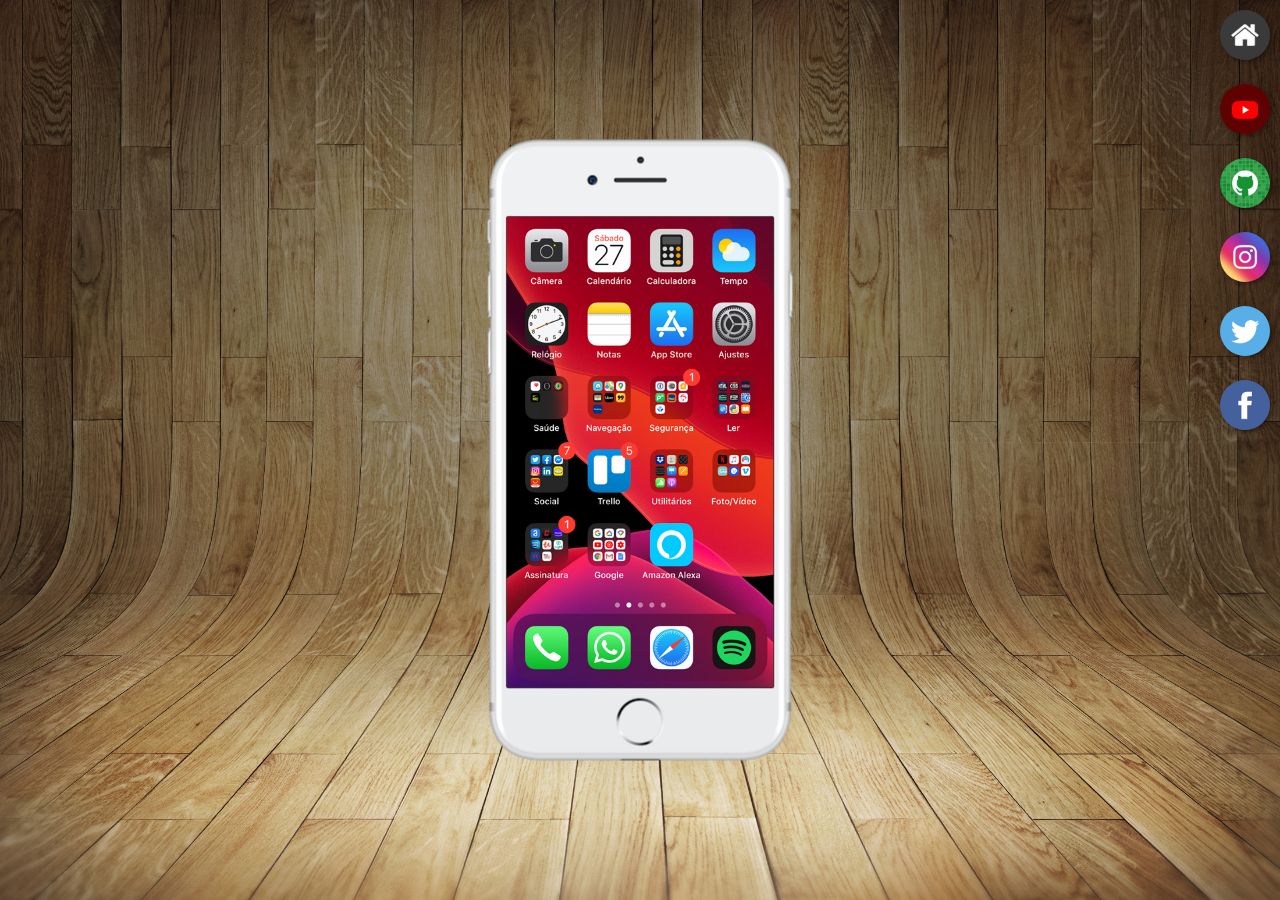
<file: index.html>
<!DOCTYPE html>
<html lang="pt-br">
<head>
    <meta charset="UTF-8">
    <meta http-equiv="X-UA-Compatible" content="IE=edge">
    <meta name="viewport" content="width=device-width, initial-scale=1.0">
    <link rel="shortcut icon" href="favicon.ico" type="image/x-icon">
    <link rel="stylesheet" href="estilos/style.css">
    <title>Projeto Redes Sociais</title>
</head>
<body>
    <main>
        <section id="telefone">
            <iframe src="home.html" name="tela" id="tela" frameborder="0">
                Seu navegador não é compatível com isso.
            </iframe>
        </section>
        <section id="redes-sociais">
            <a href="home.html" target="tela"><img src="imagens/logo-home.jpg" alt="Home"></a><br>
            <a href="youtube.html" target="tela"><img src="imagens/logo-youtube.jpg" alt="Youtube"></a><br>
            <a href="github.html" target="tela"><img src="imagens/logo-github.jpg" alt="GitHub"></a><br>
            <a href="instagram.html" target="tela"><img src="imagens/logo-instagram.jpg" alt="Instagram"></a><br>
            <a href="twitter.html" target="tela"><img src="imagens/logo-twitter.jpg" alt="Twitter"></a><br>
            <a href="facebook.html" target="tela"><img src="imagens/logo-facebook.jpg" alt="Facebook"></a> 
        </section>
    </main>
</body>
</html>
</file>
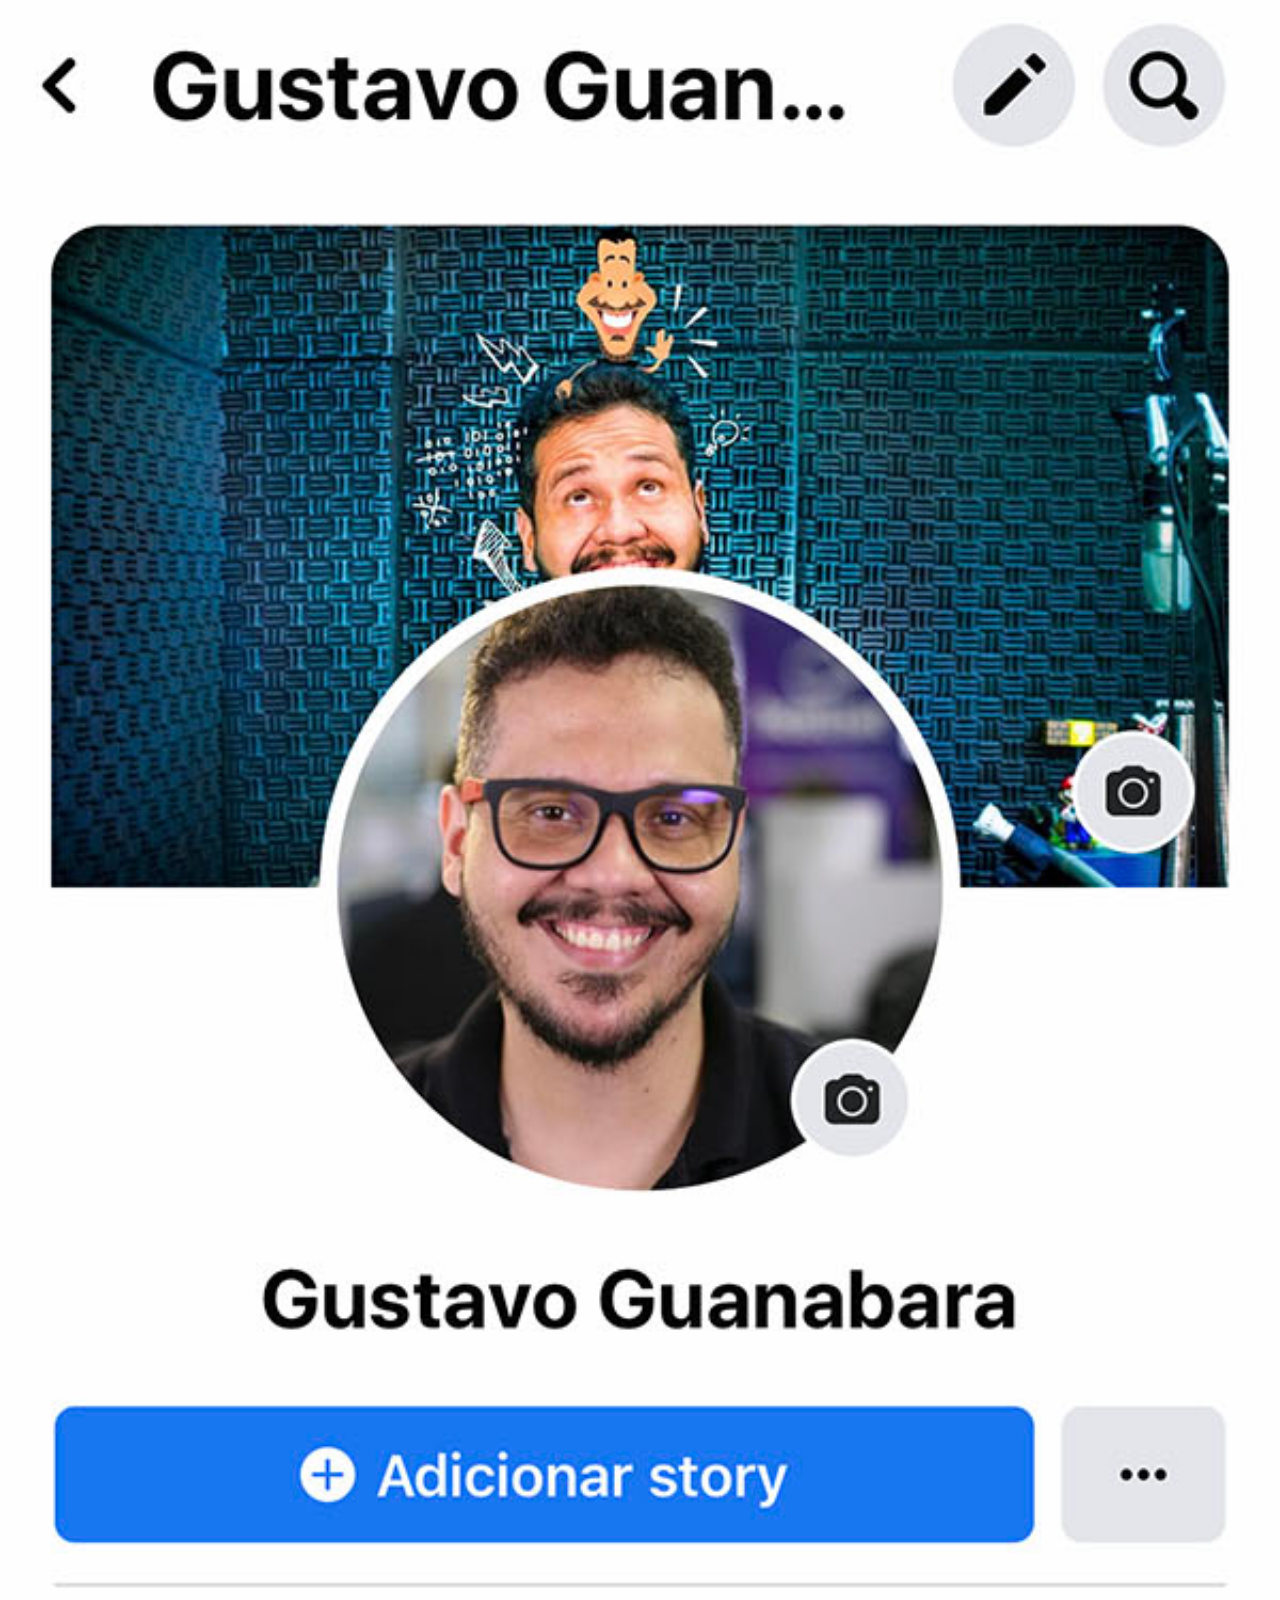
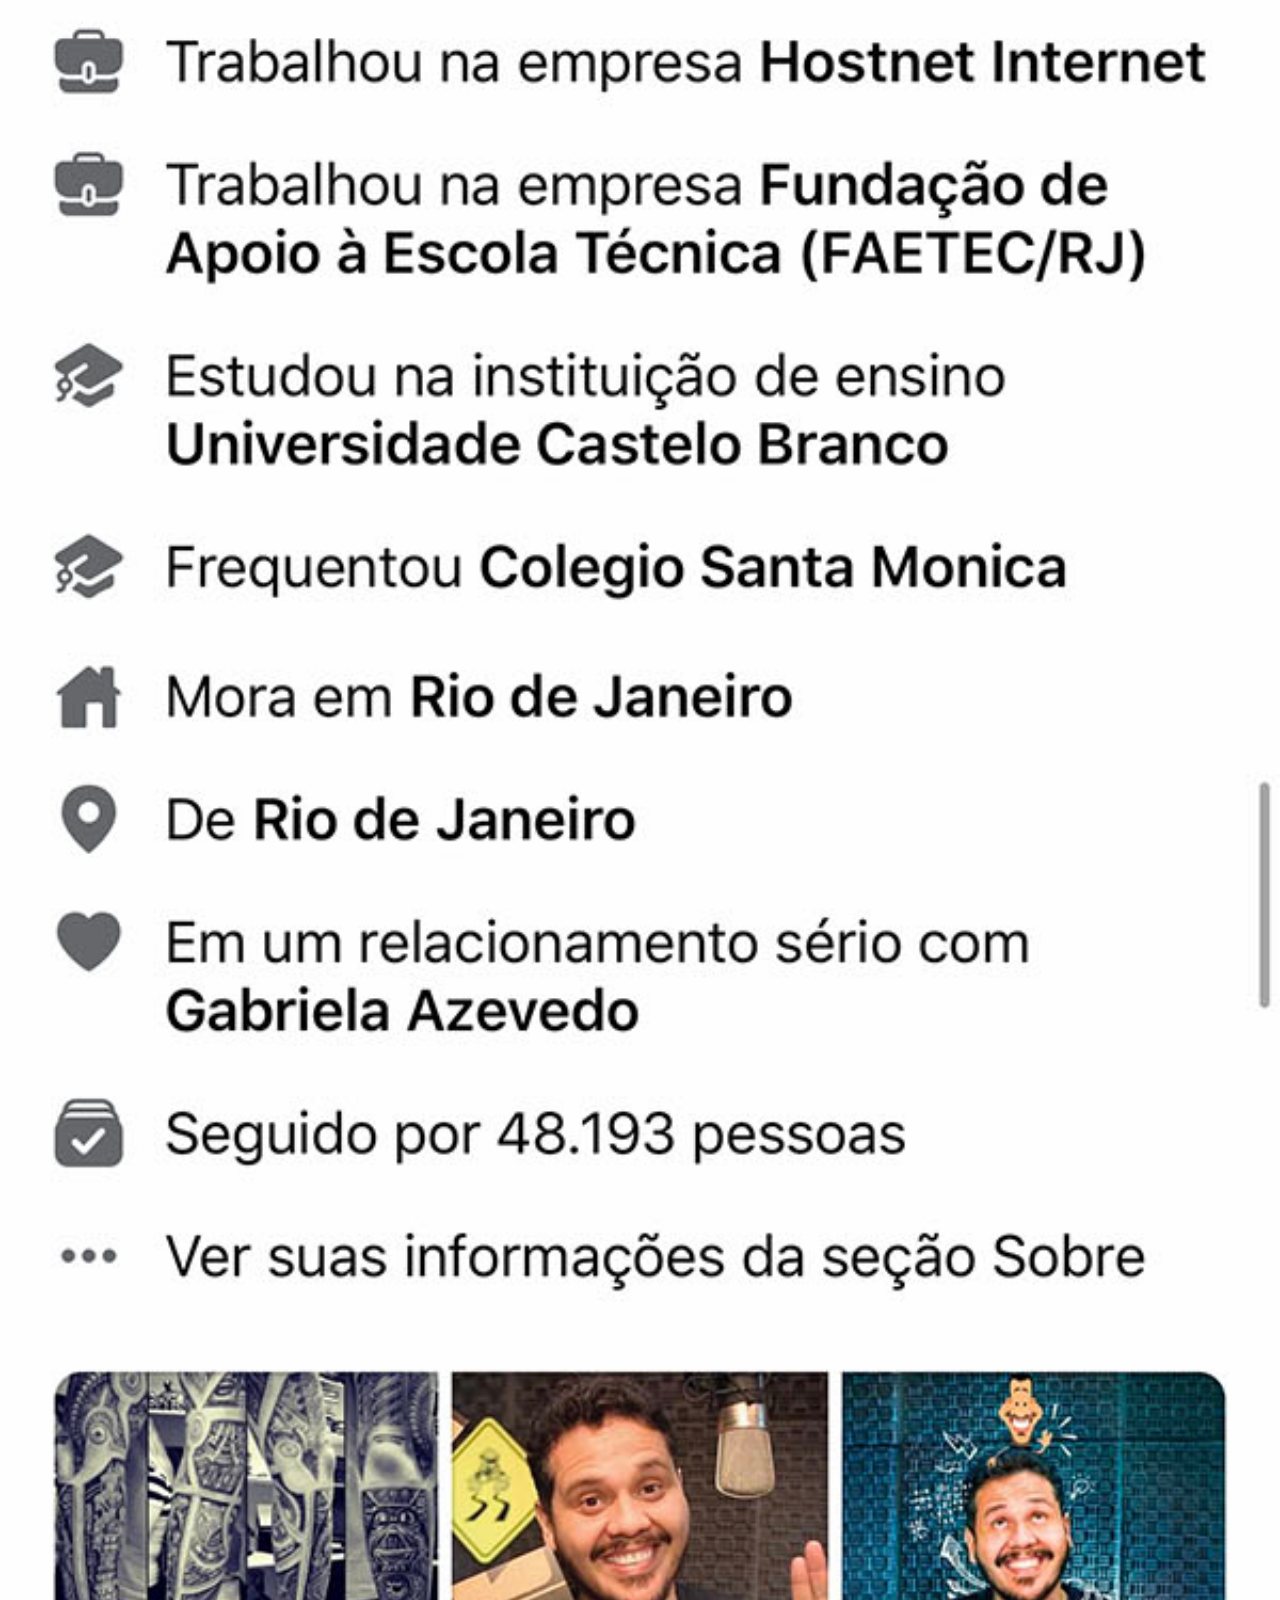
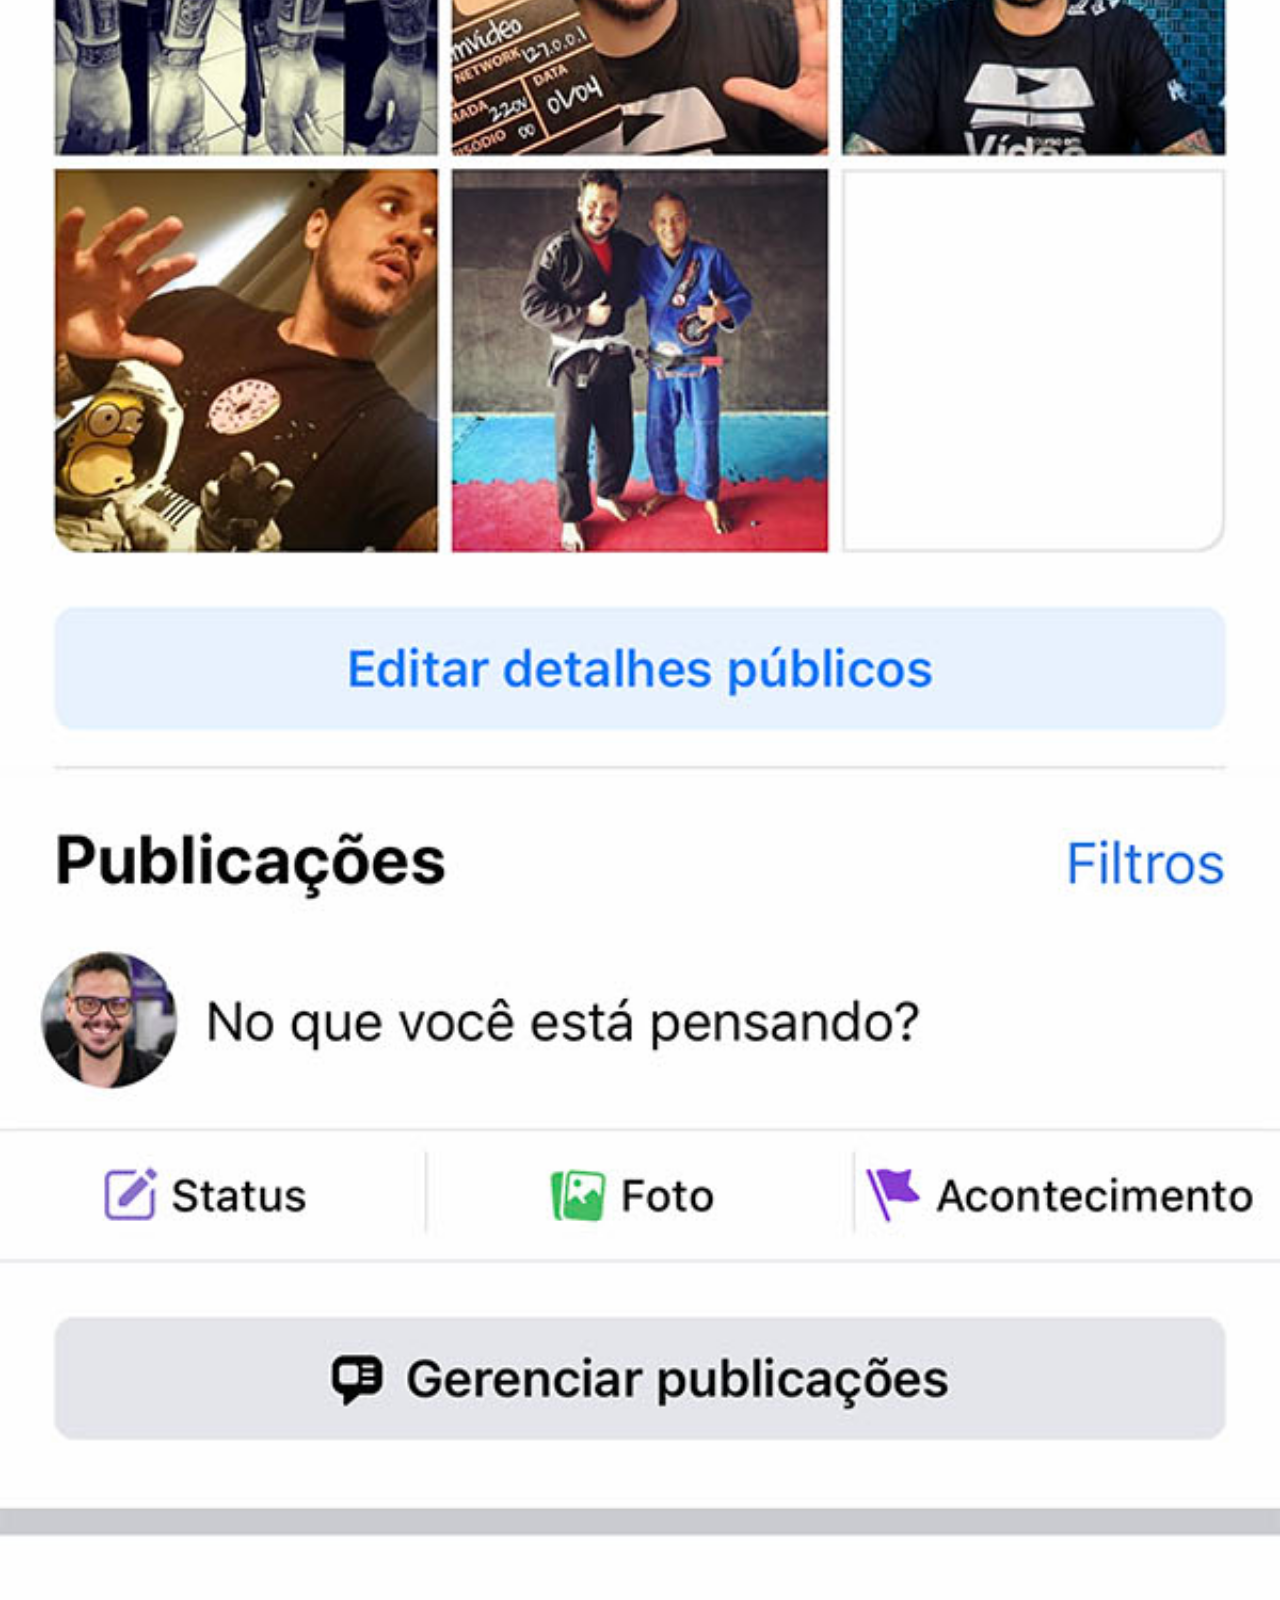
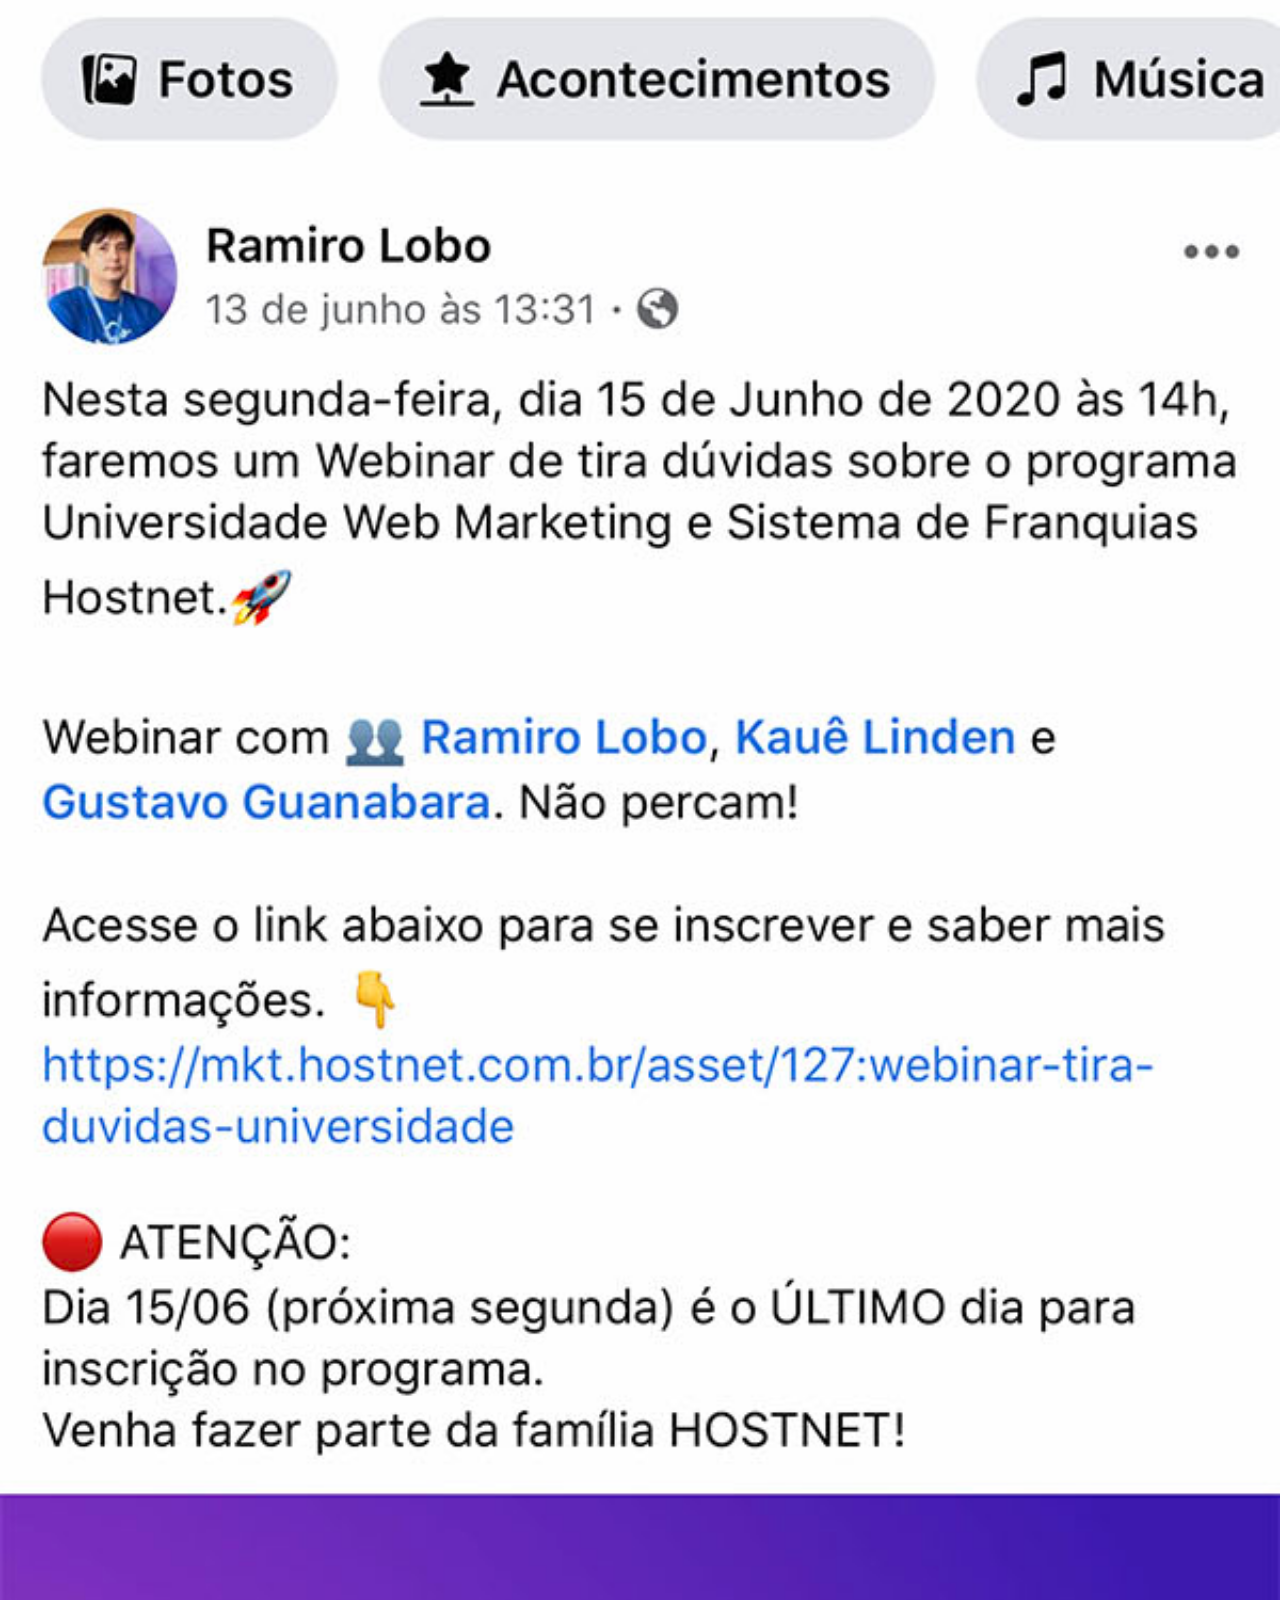
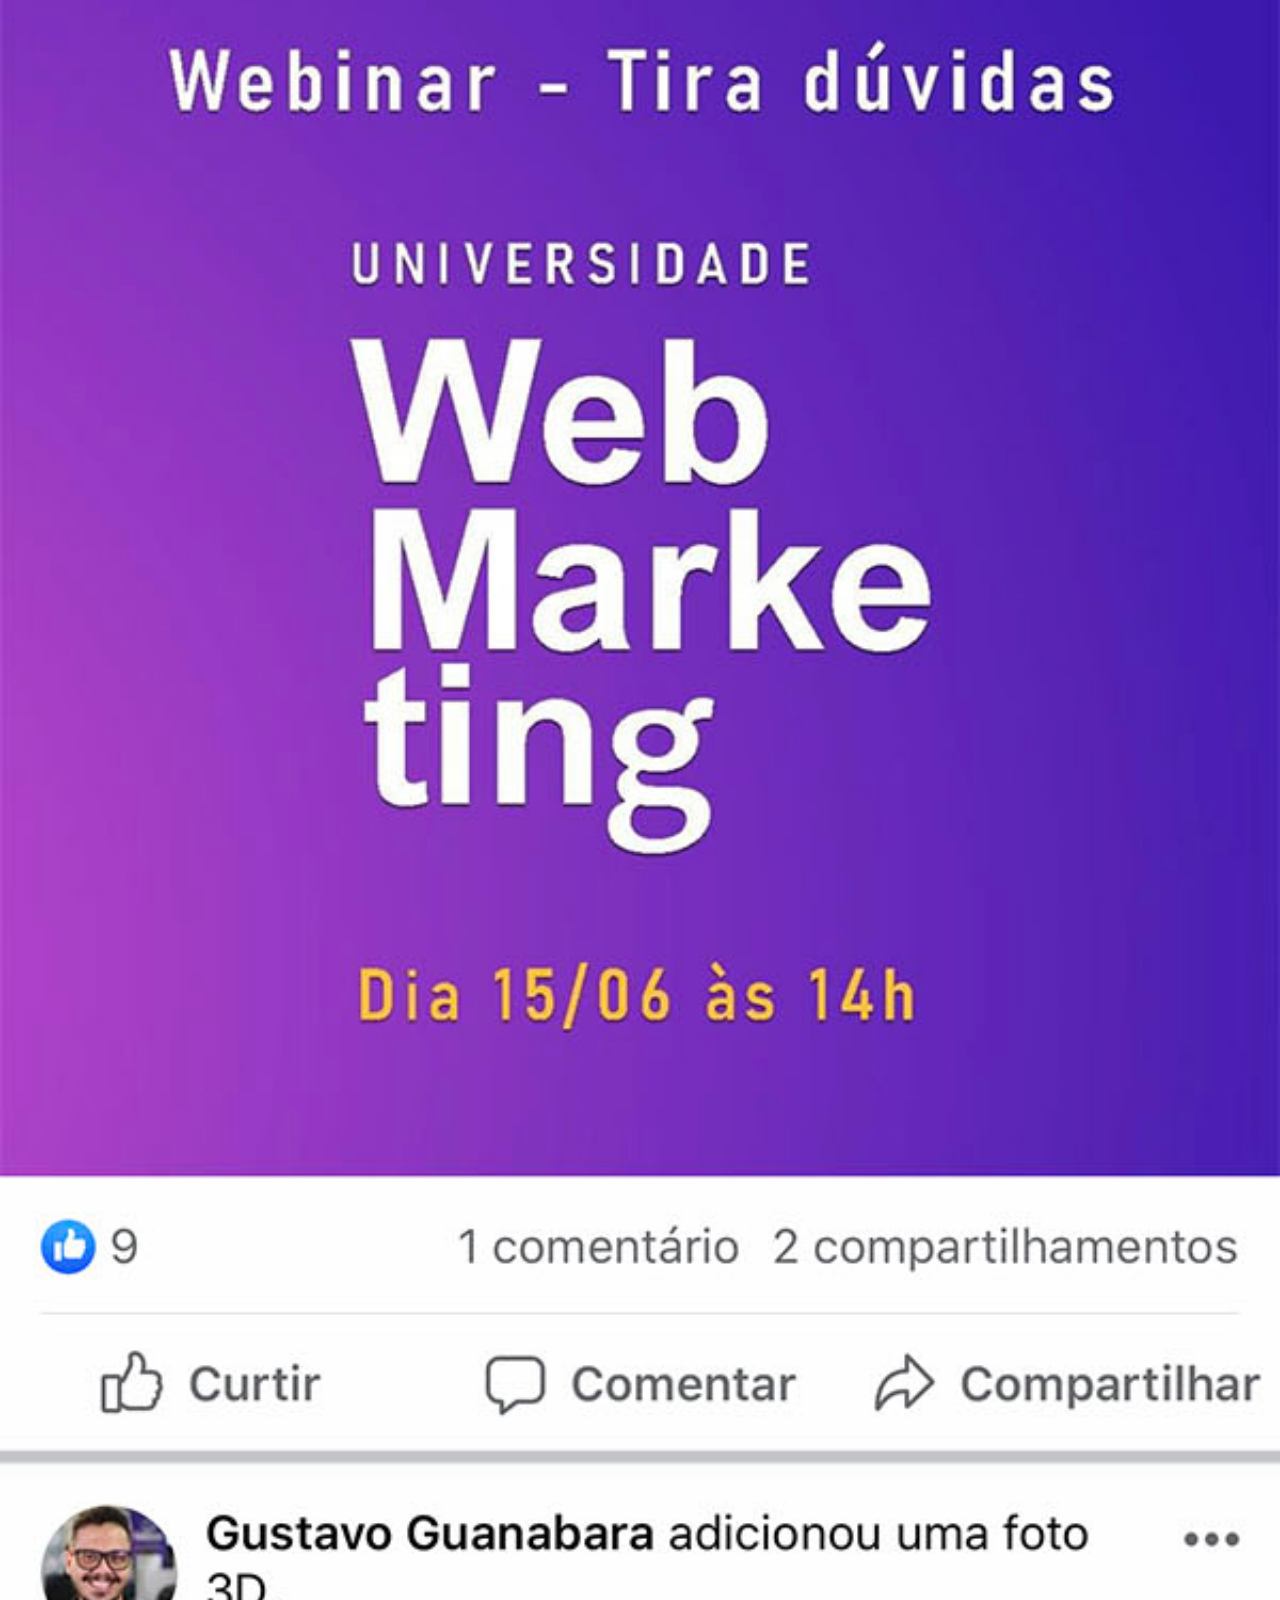
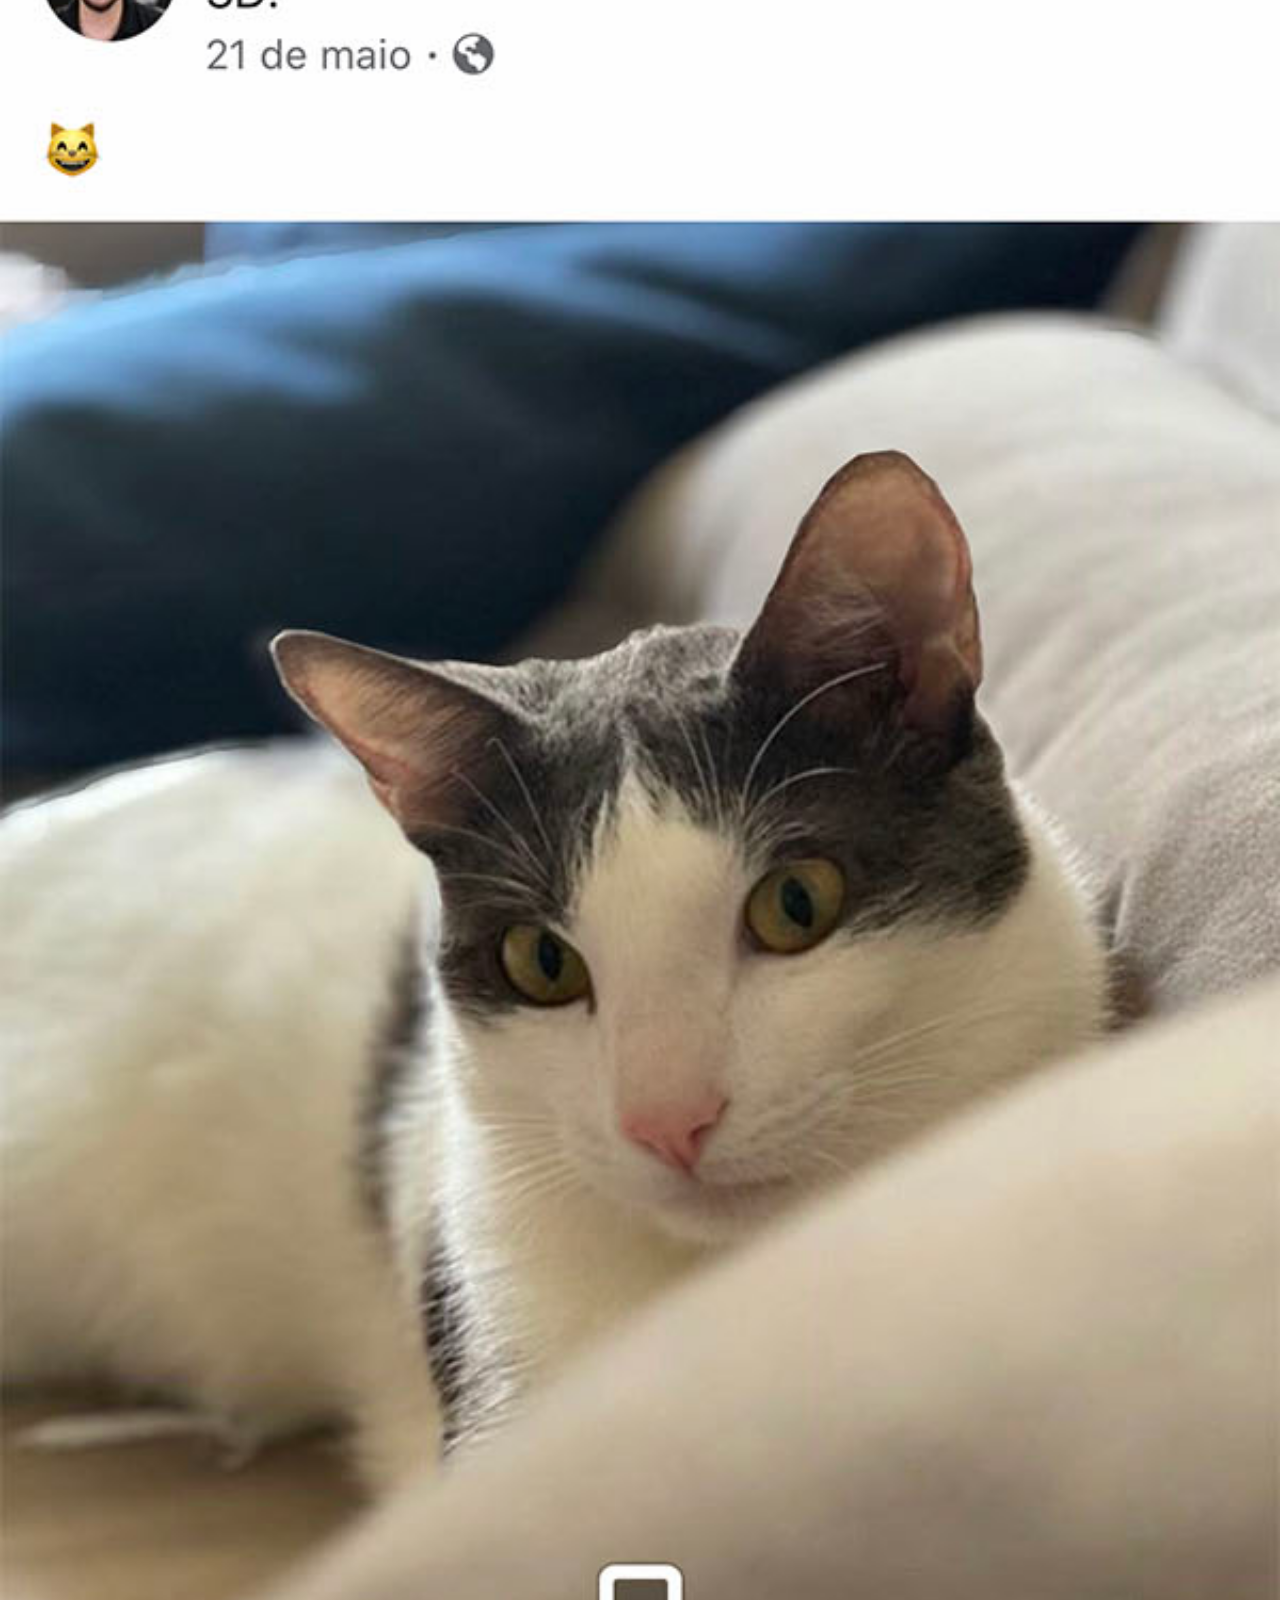
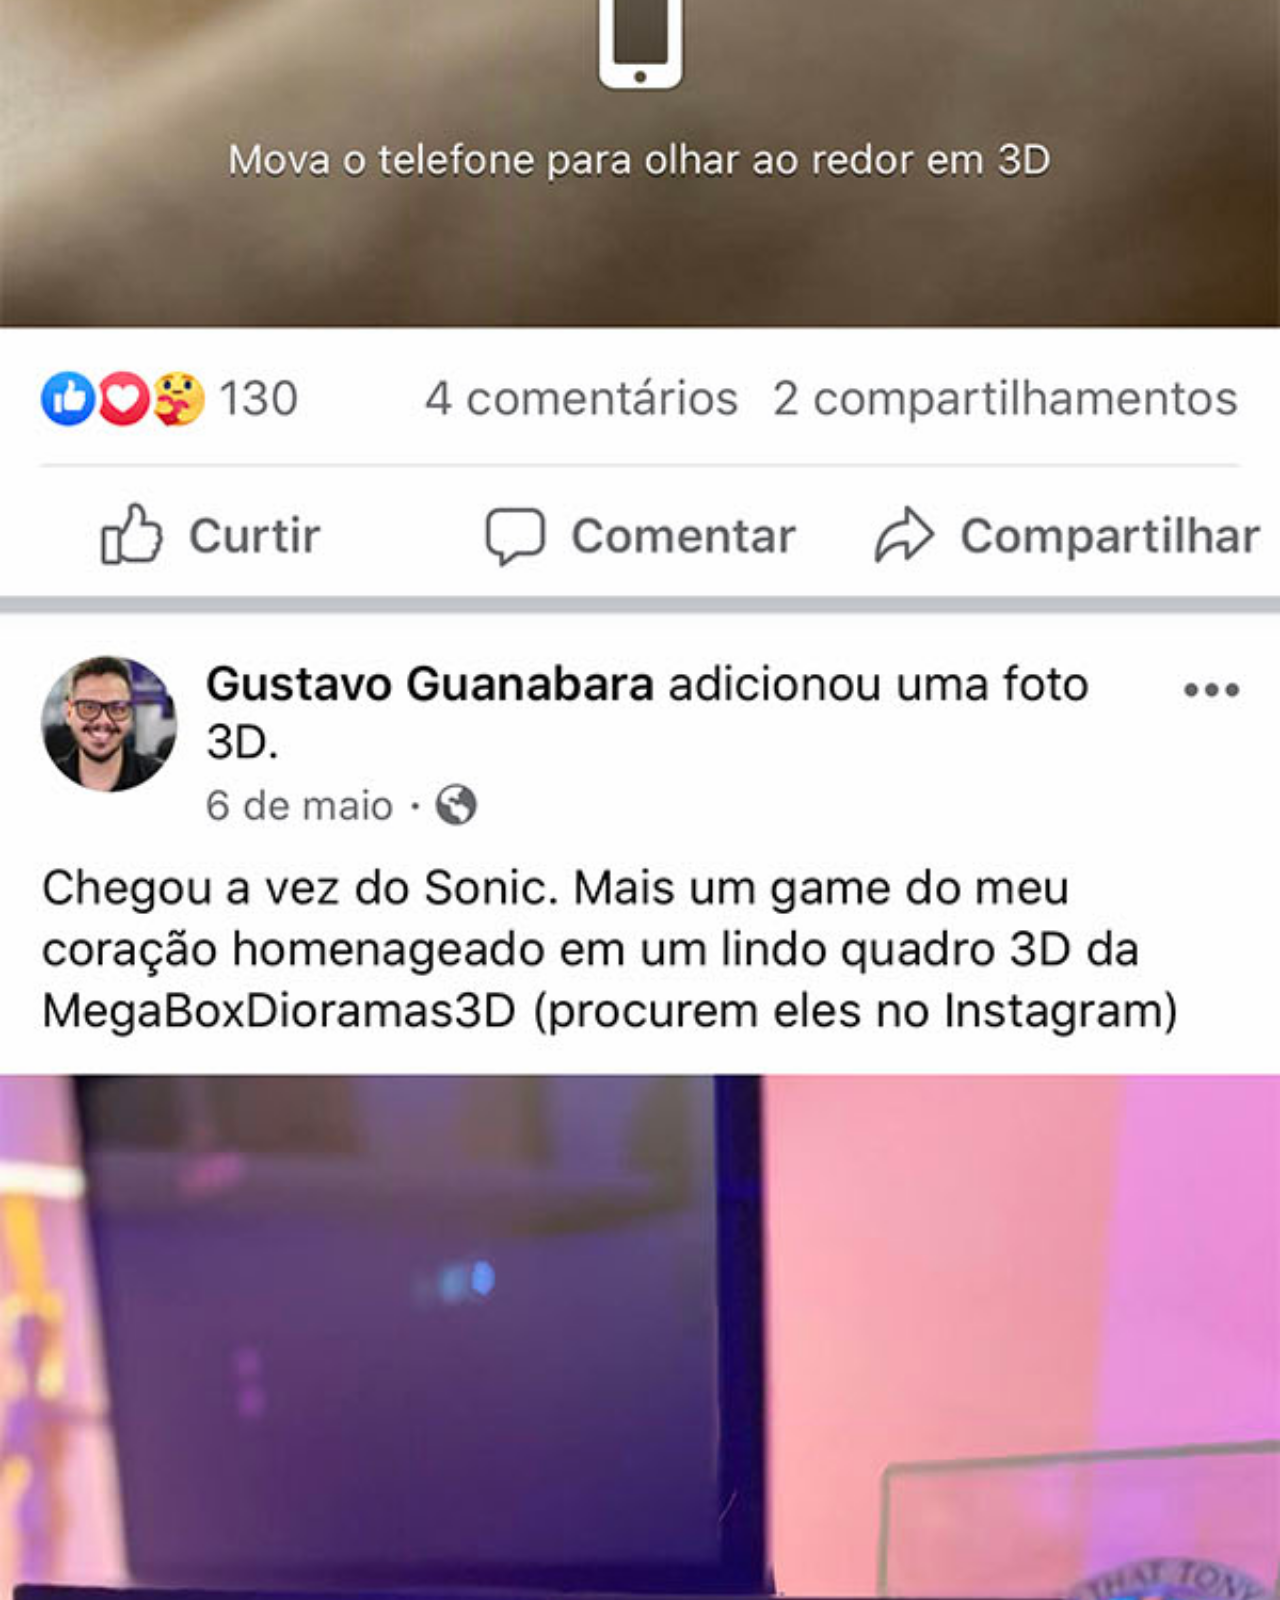
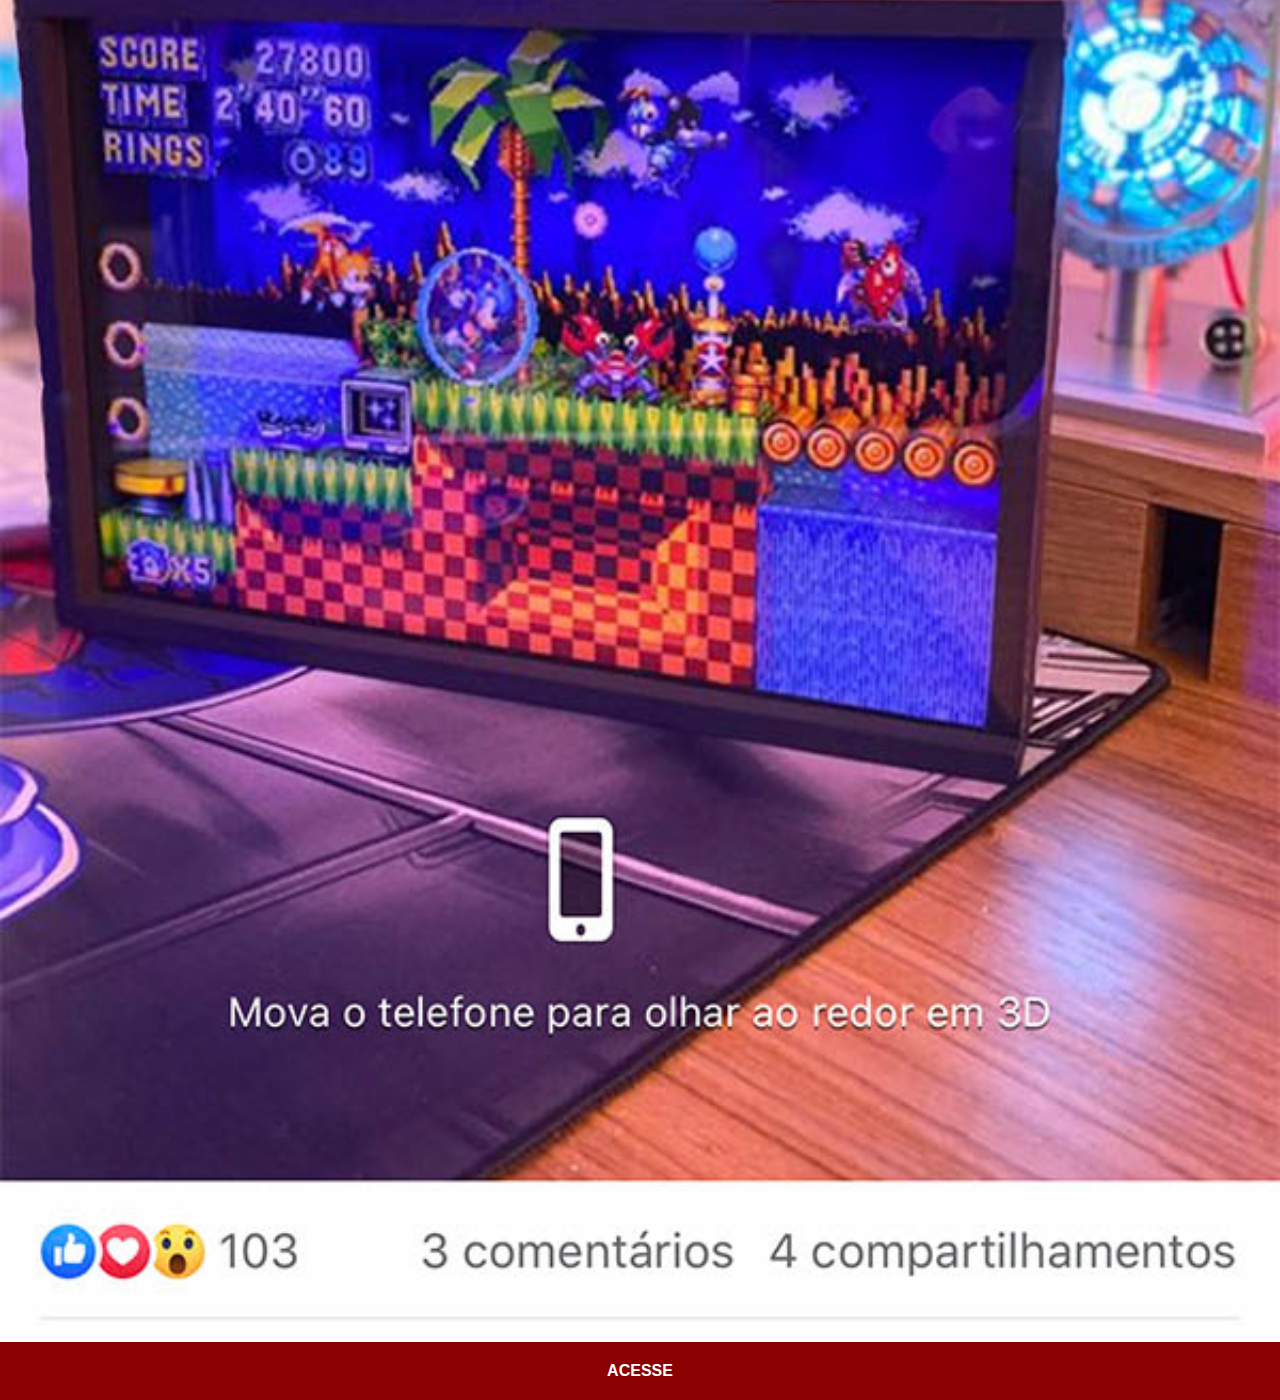
<file: facebook.html>
<!DOCTYPE html>
<html lang="pt-br">
<head>
    <meta charset="UTF-8">
    <meta http-equiv="X-UA-Compatible" content="IE=edge">
    <meta name="viewport" content="width=device-width, initial-scale=1.0">
    <title>Facebook</title>
    <link rel="stylesheet" href="estilos/social.css">
</head>
<body>
    <img src="imagens/tela-facebook.jpg " alt="Facebook">
    <a href="https://www.facebook.com/gustavoguanabara/">ACESSE</a>
</body>
</html>
</file>
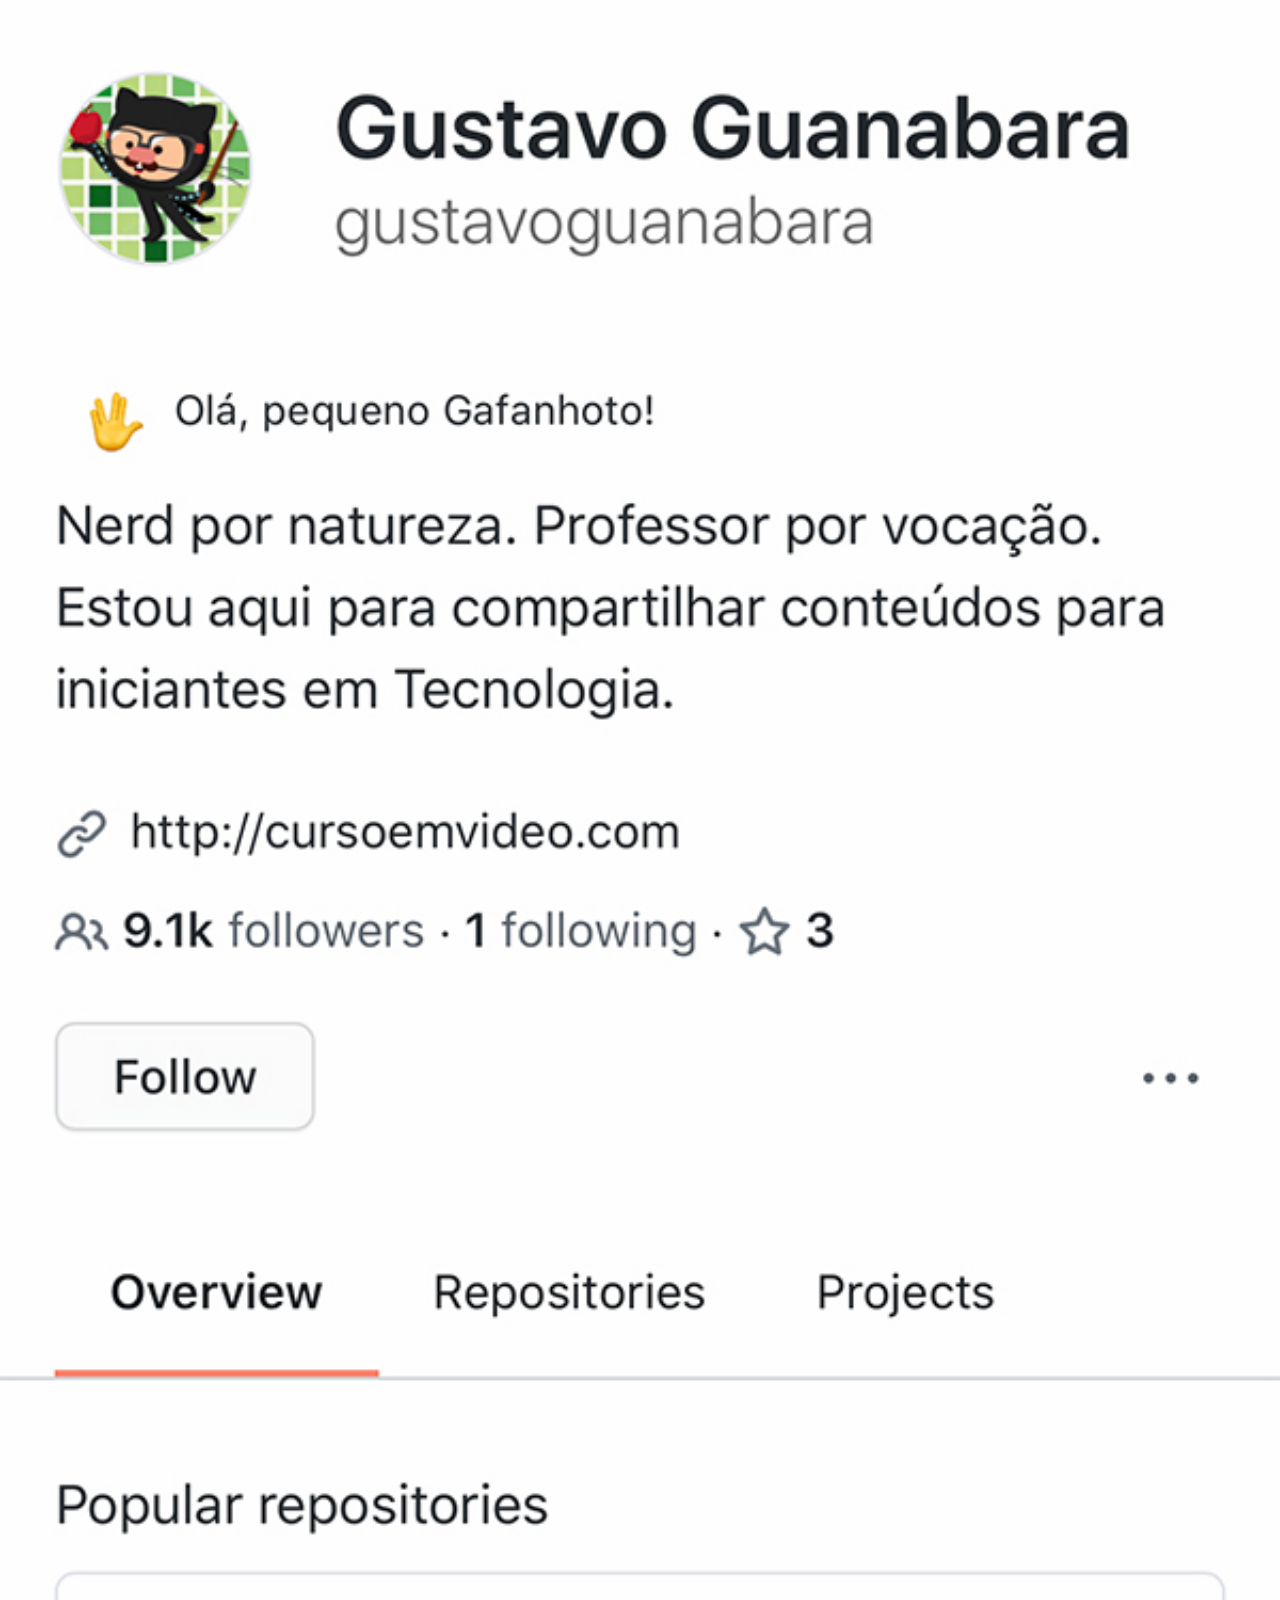
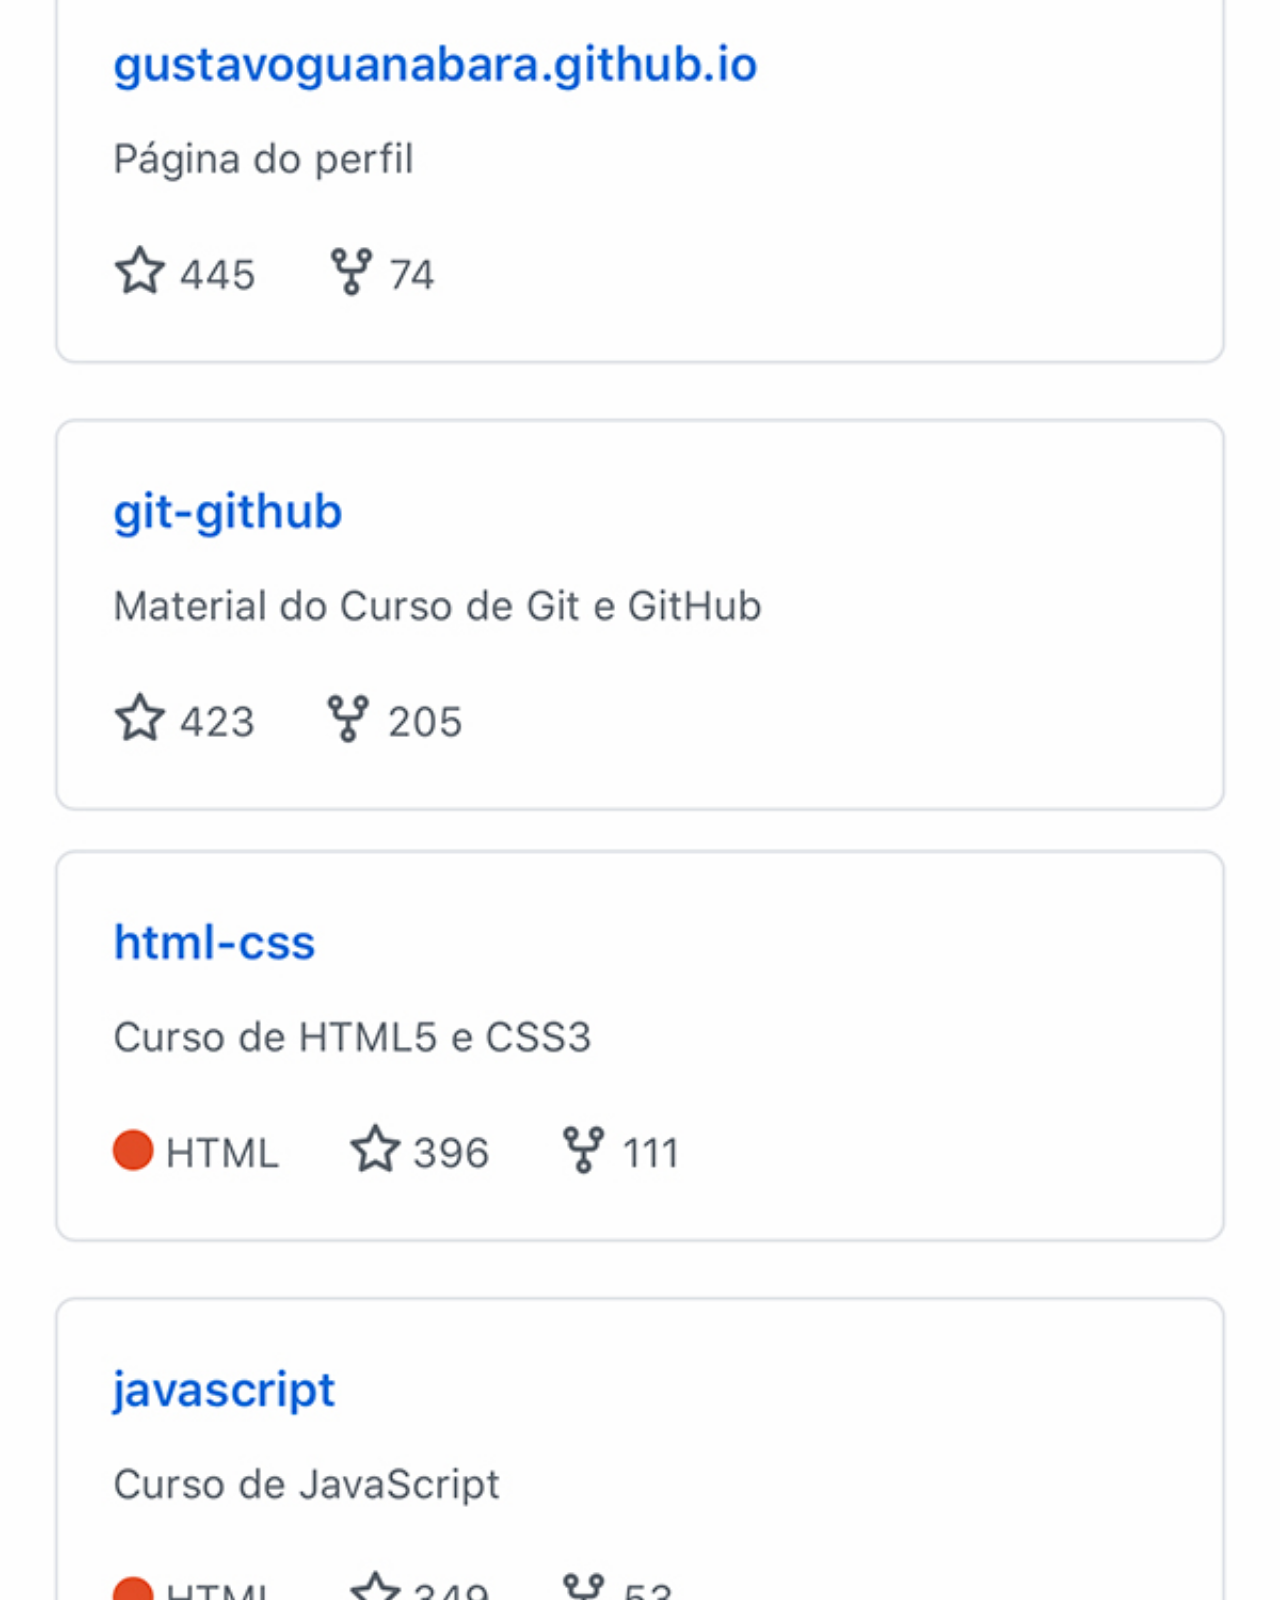
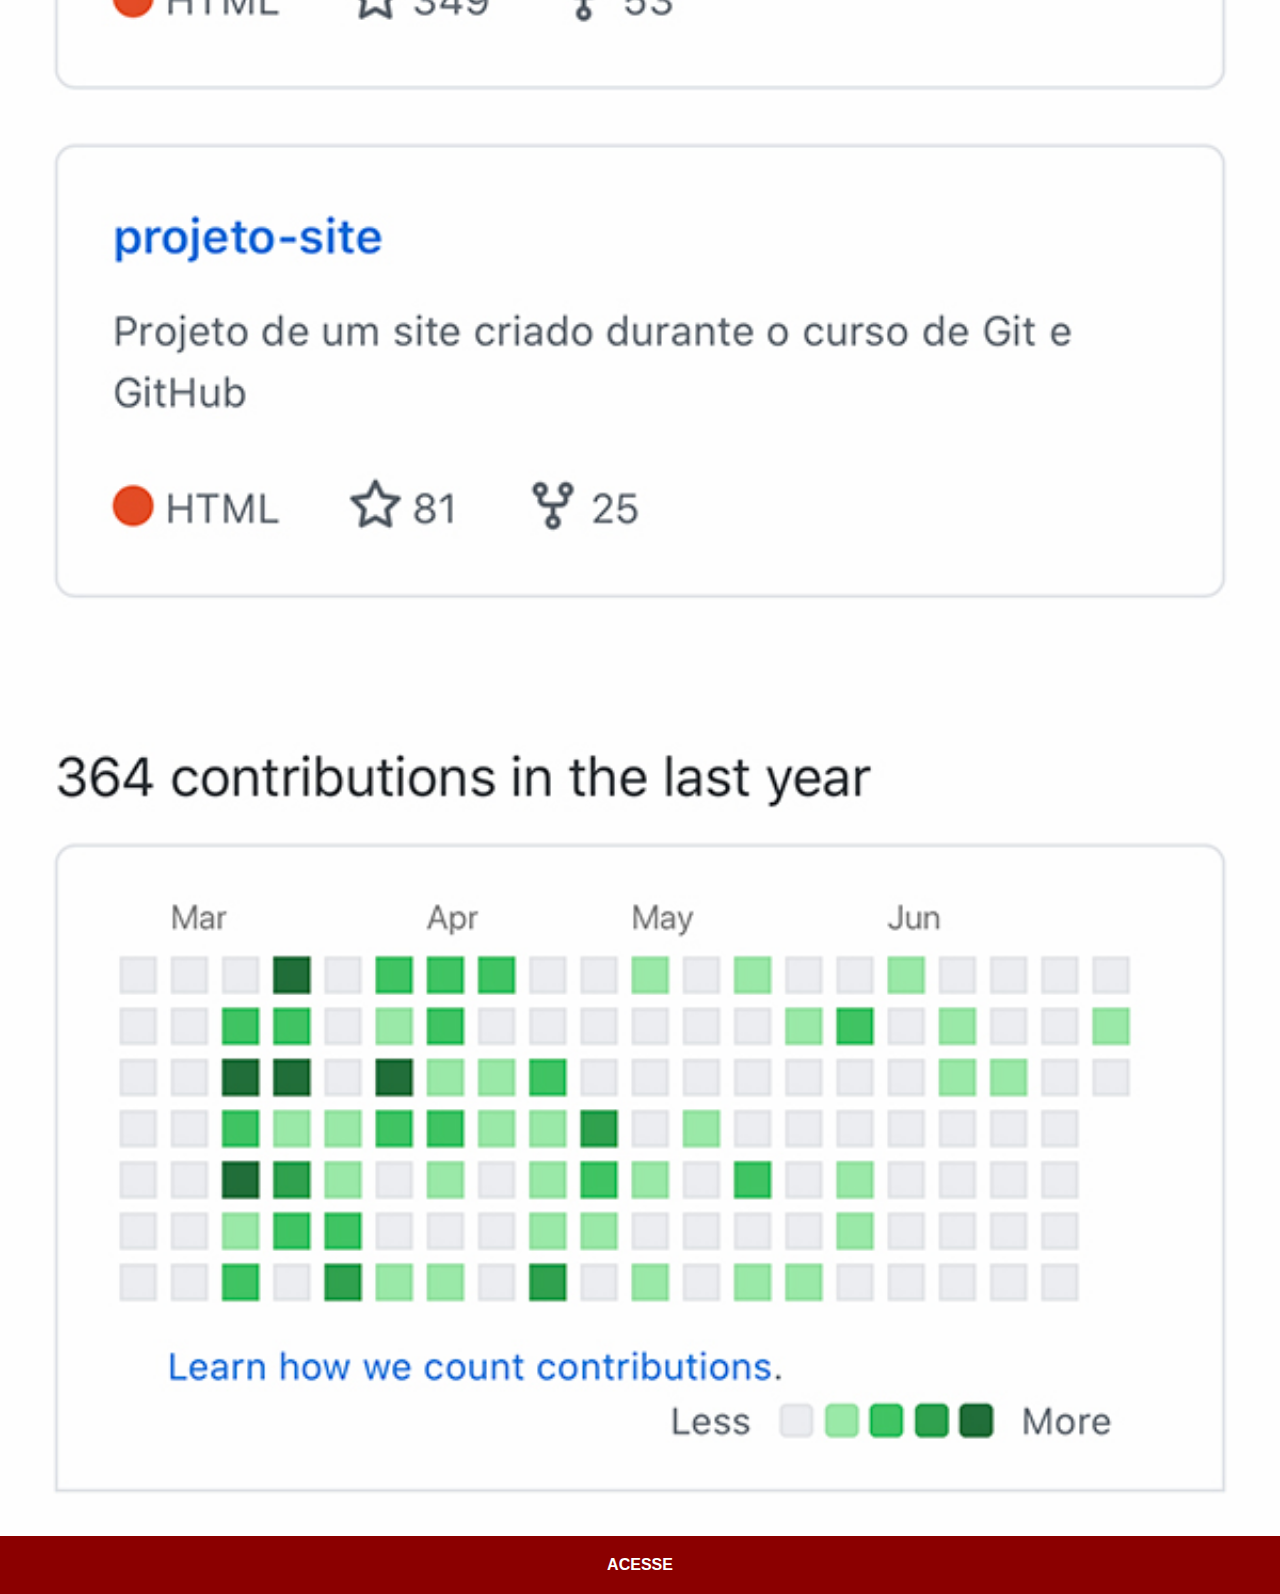
<file: github.html>
<!DOCTYPE html>
<html lang="pt-br">
<head>
    <meta charset="UTF-8">
    <meta http-equiv="X-UA-Compatible" content="IE=edge">
    <meta name="viewport" content="width=device-width, initial-scale=1.0">
    <title>Github</title>
    <link rel="stylesheet" href="estilos/social.css">
</head>
<body>
    <img src="imagens/tela-github.jpg" alt="Github">
    <a href="https://github.com/gustavoguanabara" target="_blank">ACESSE</a>
</body>
</html>
</file>
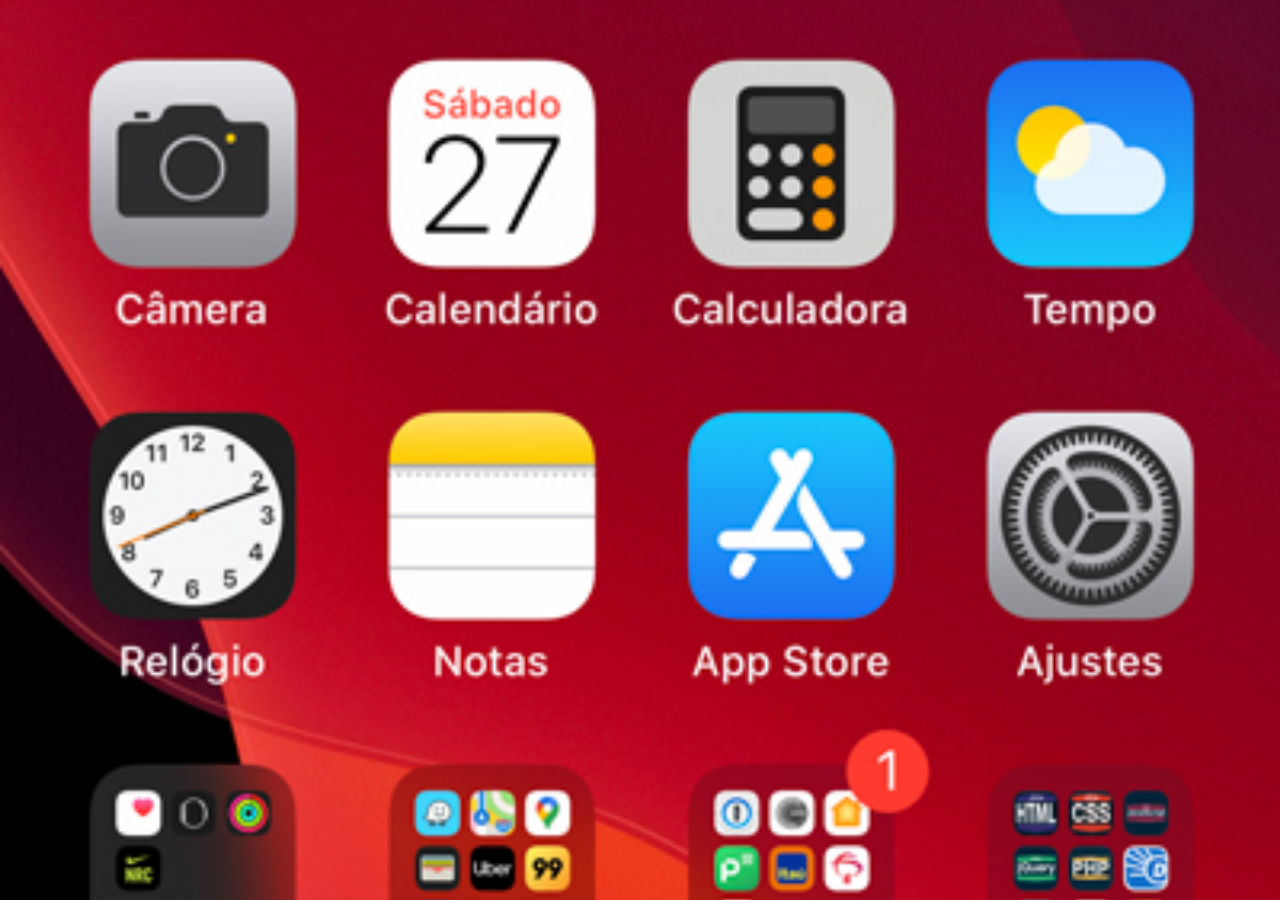
<file: home.html>
<!DOCTYPE html>
<html lang="pt-br">
<head>
    <meta charset="UTF-8">
    <meta http-equiv="X-UA-Compatible" content="IE=edge">
    <meta name="viewport" content="width=device-width, initial-scale=1.0">
    <title>Home</title>
</head>
<style>
    *{
        margin: 0px;
        padding: 0px;
    }

    body{
        width: 100vw;
        height: 100vh;
        background: black url('imagens/tela-home.jpg') no-repeat top center;
        background-size: cover;
    }
</style>
<body>
    
</body>
</html>
</file>
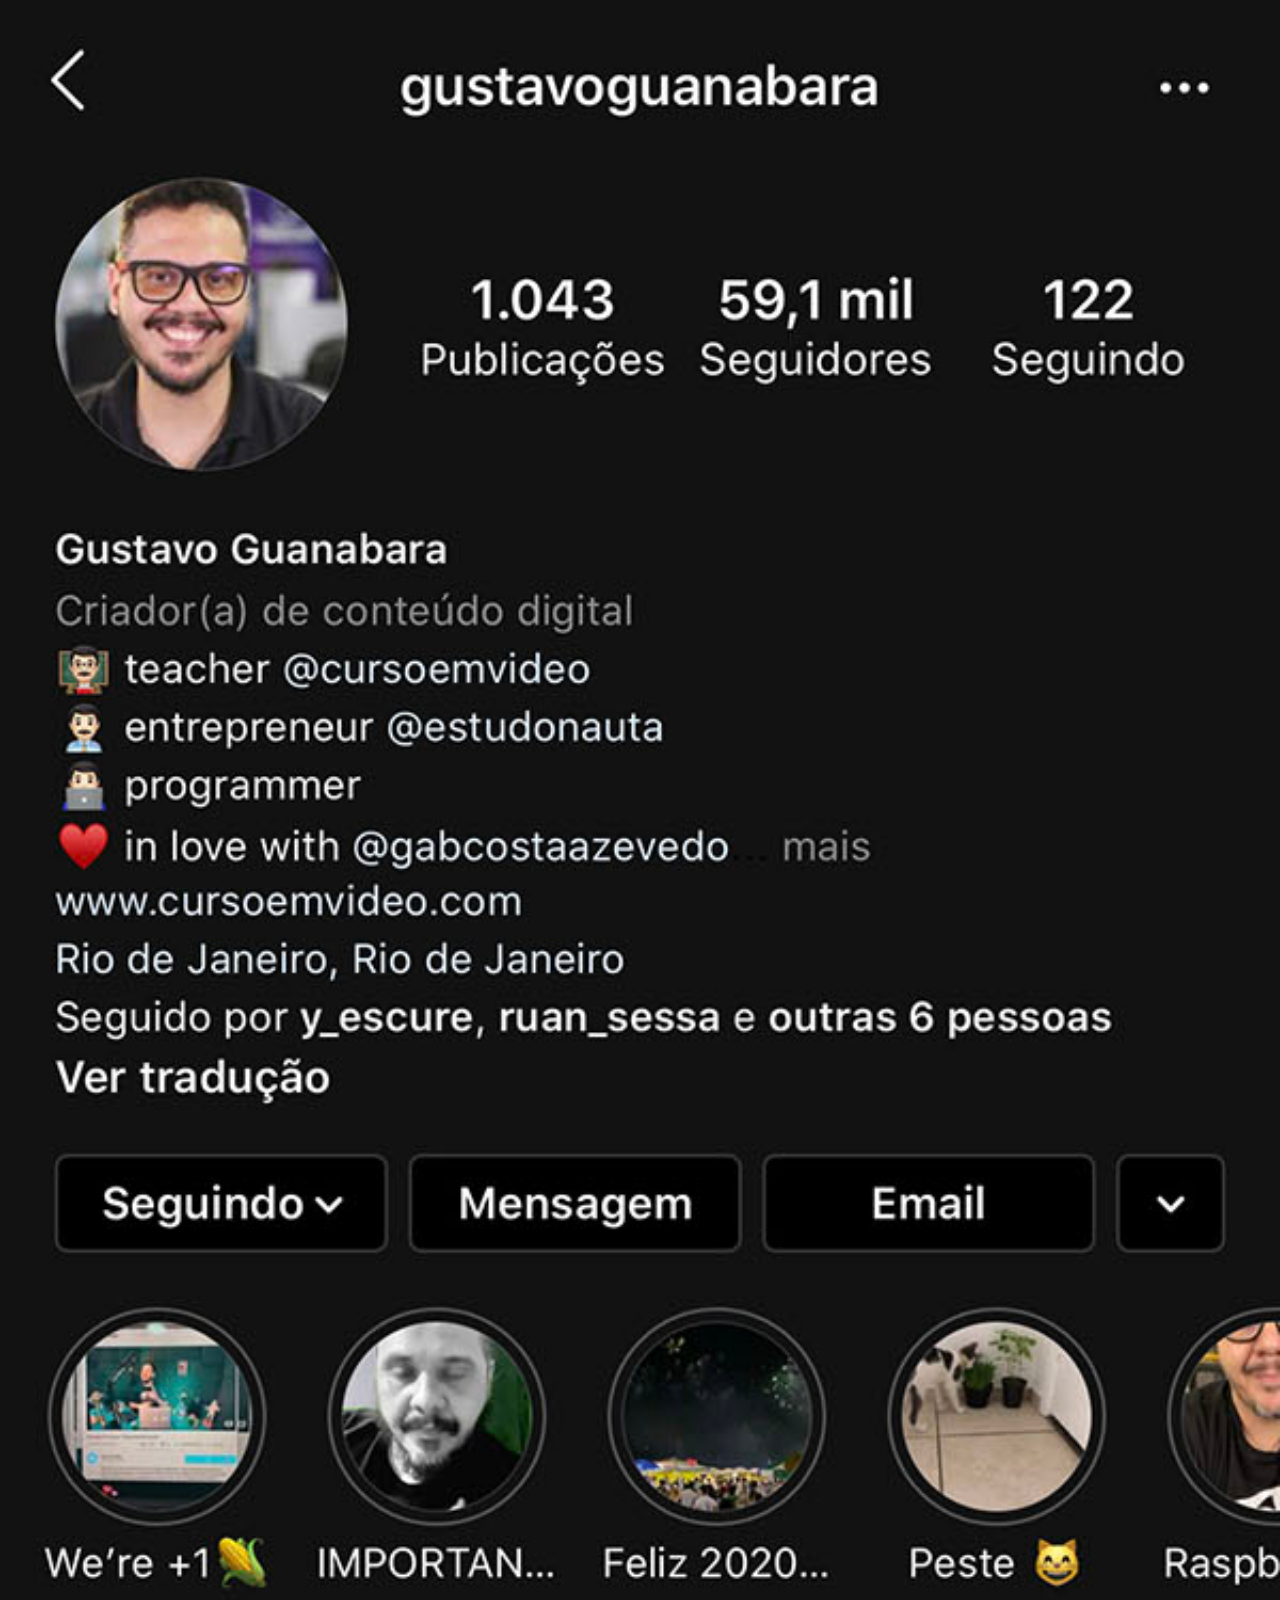
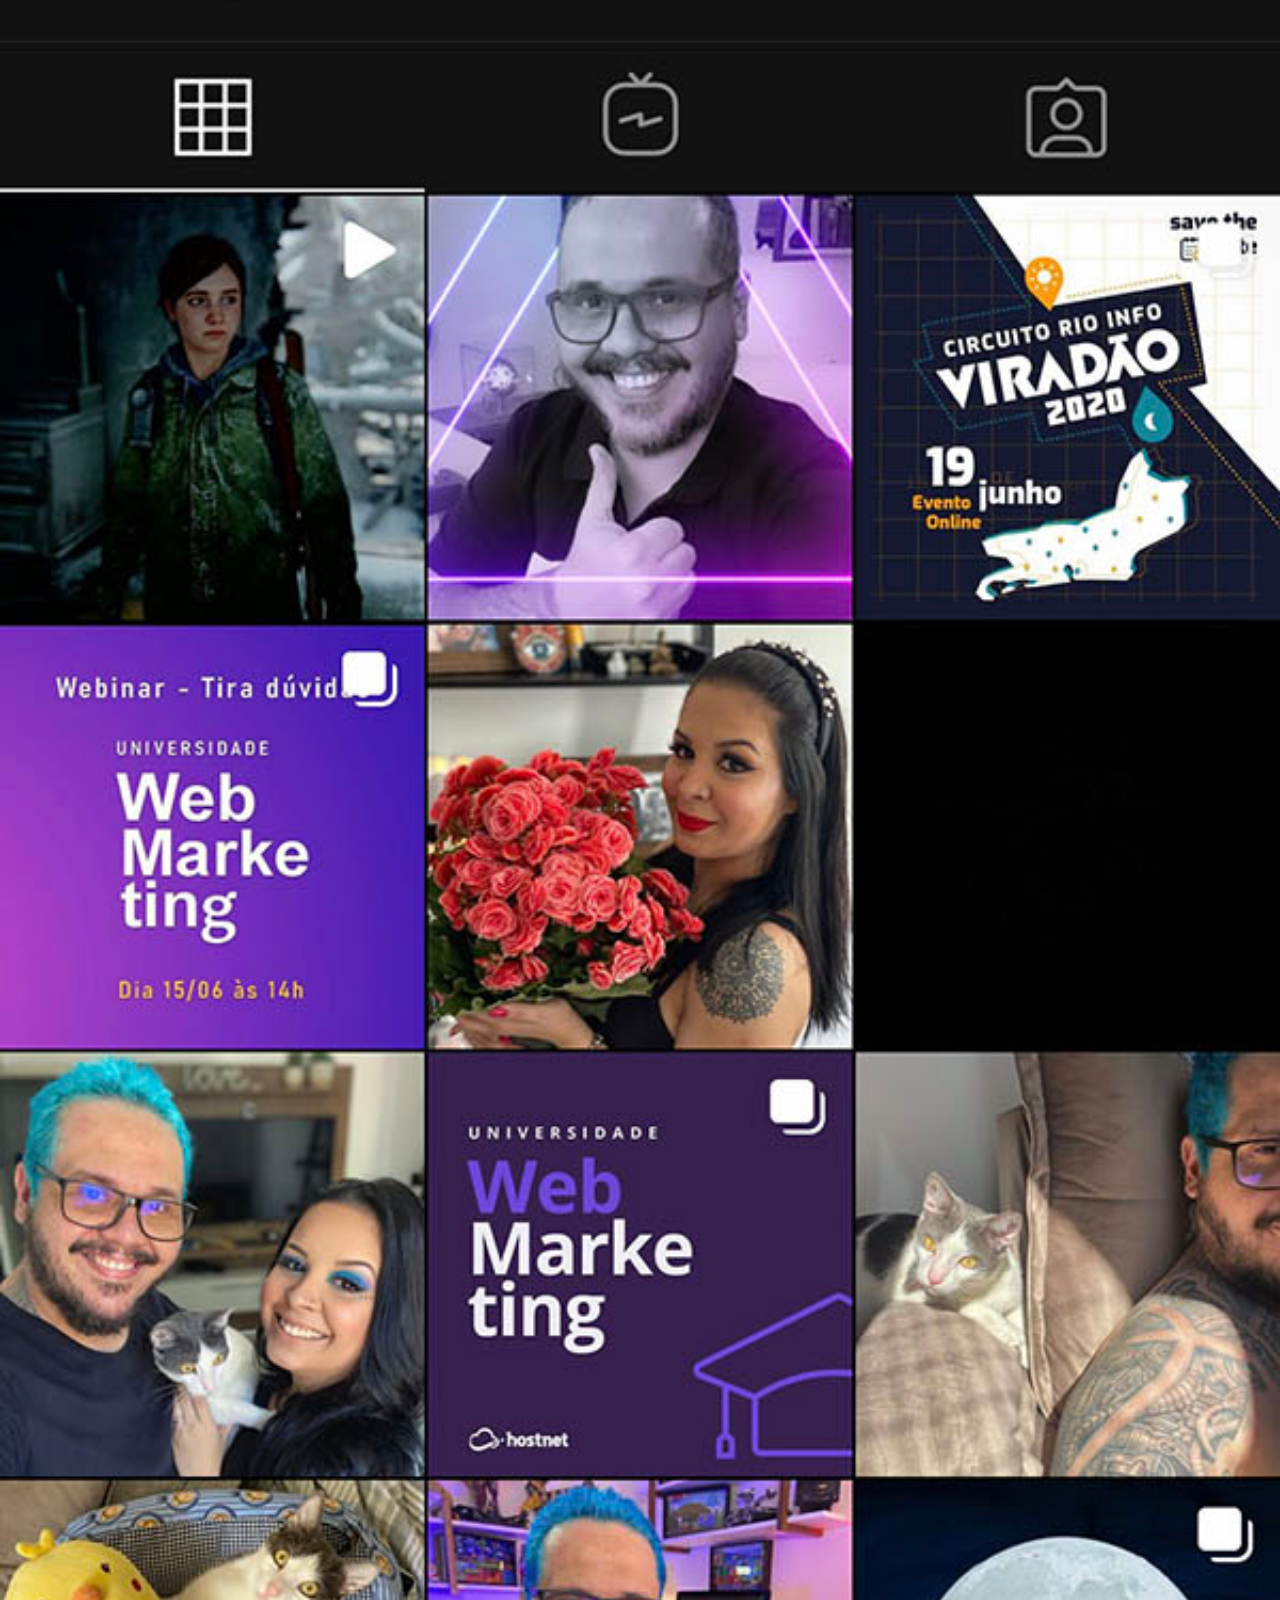
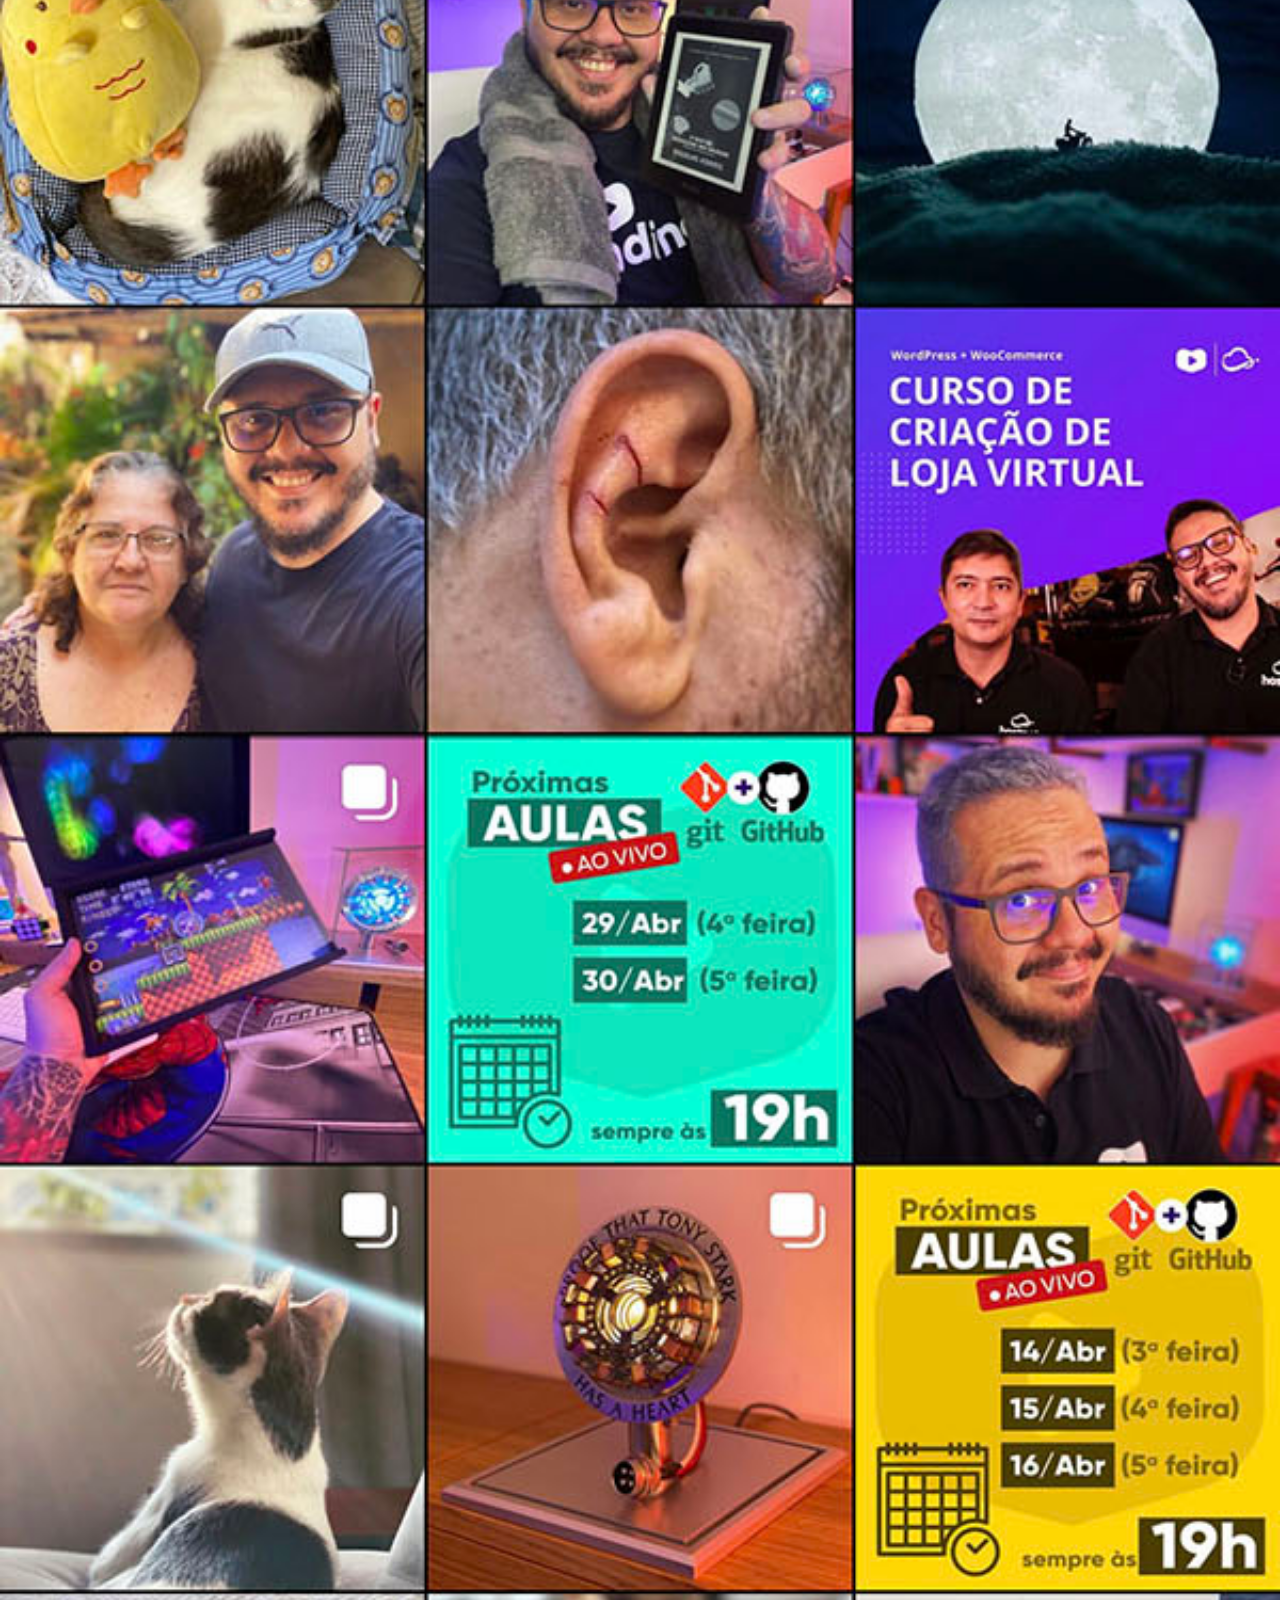
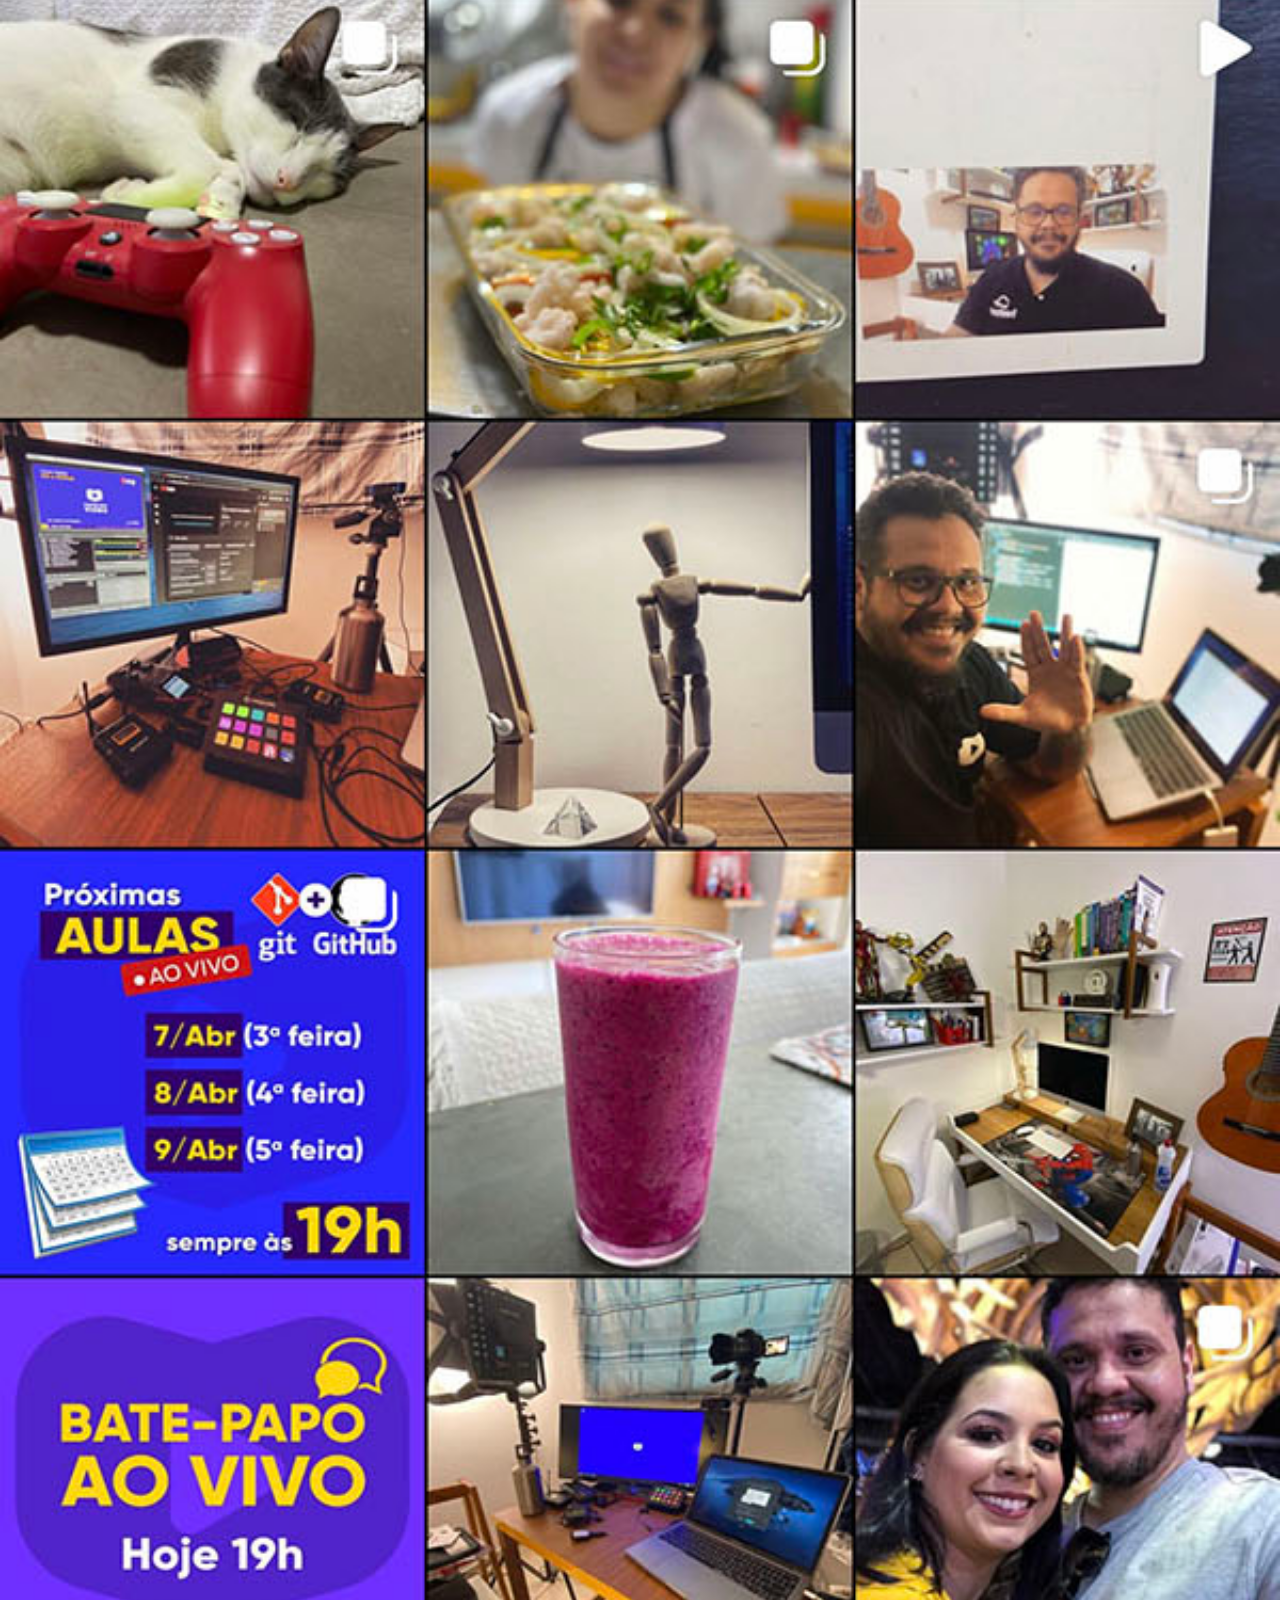
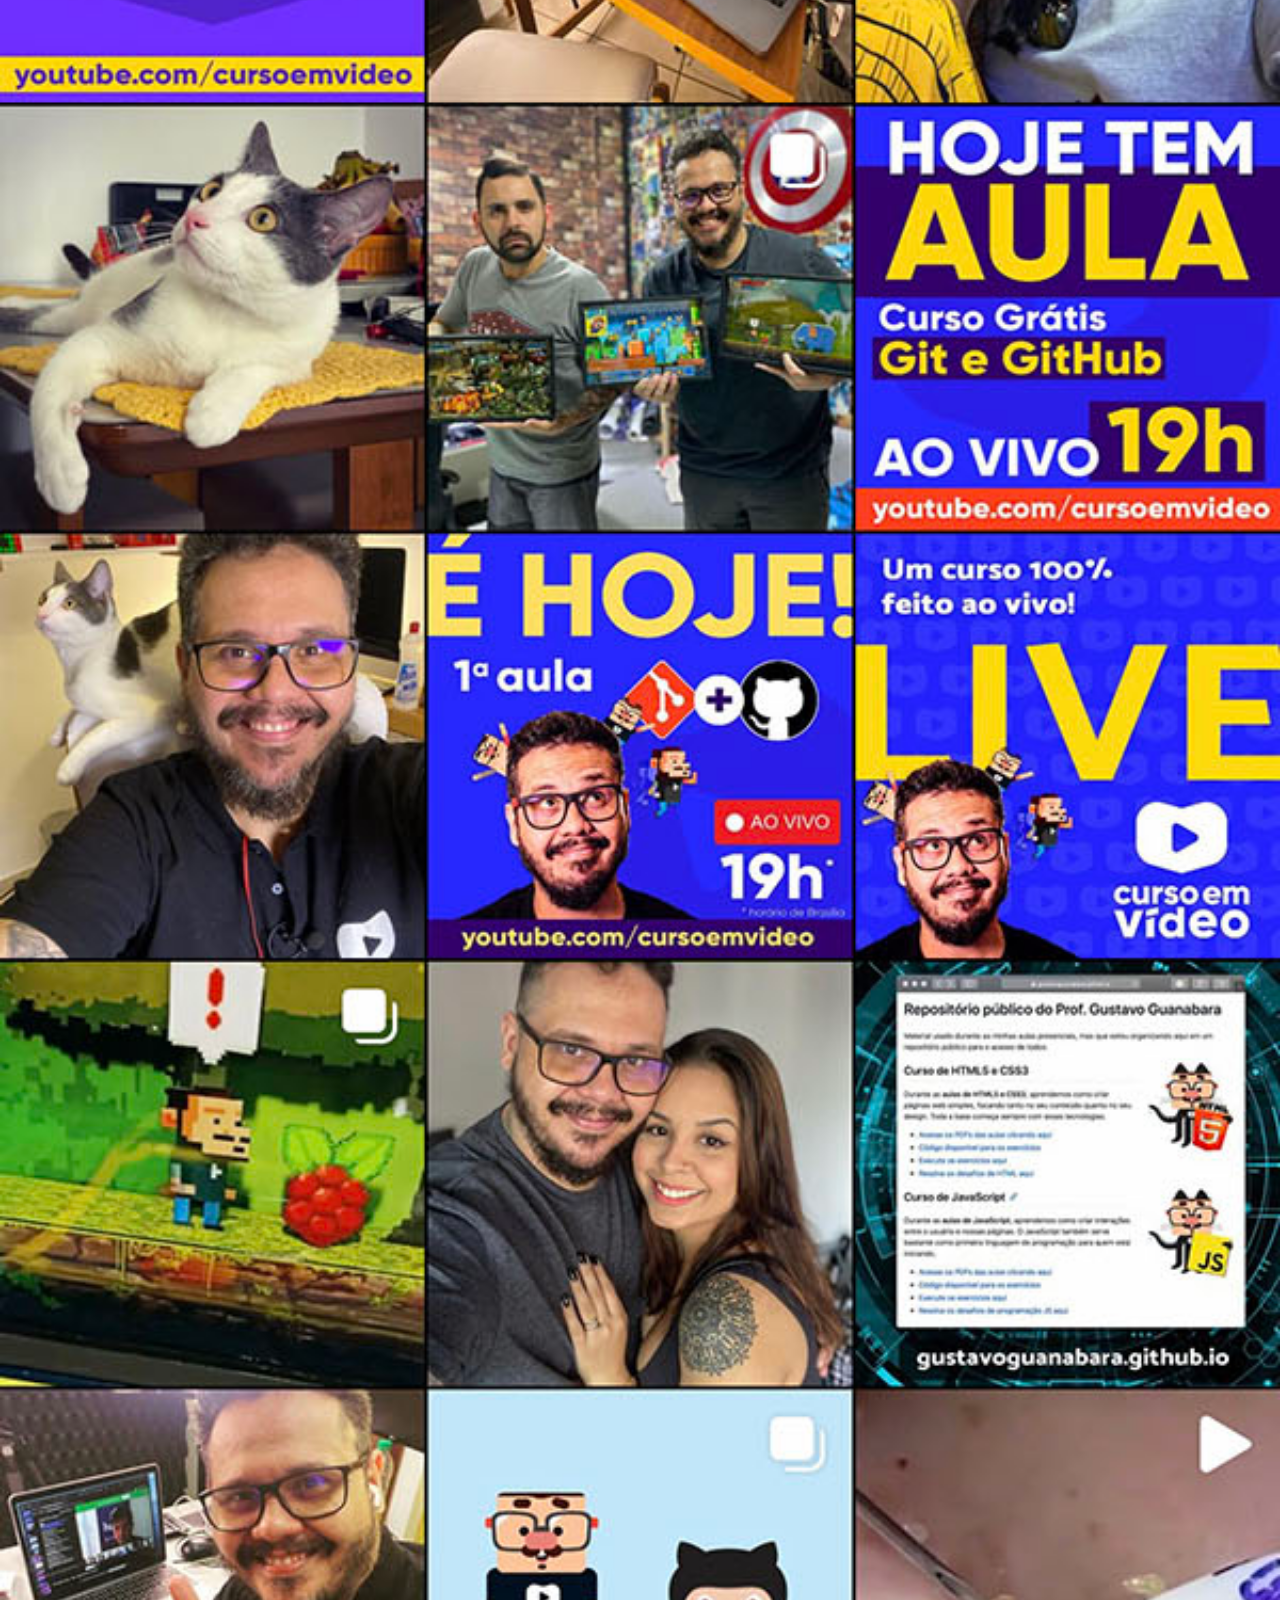
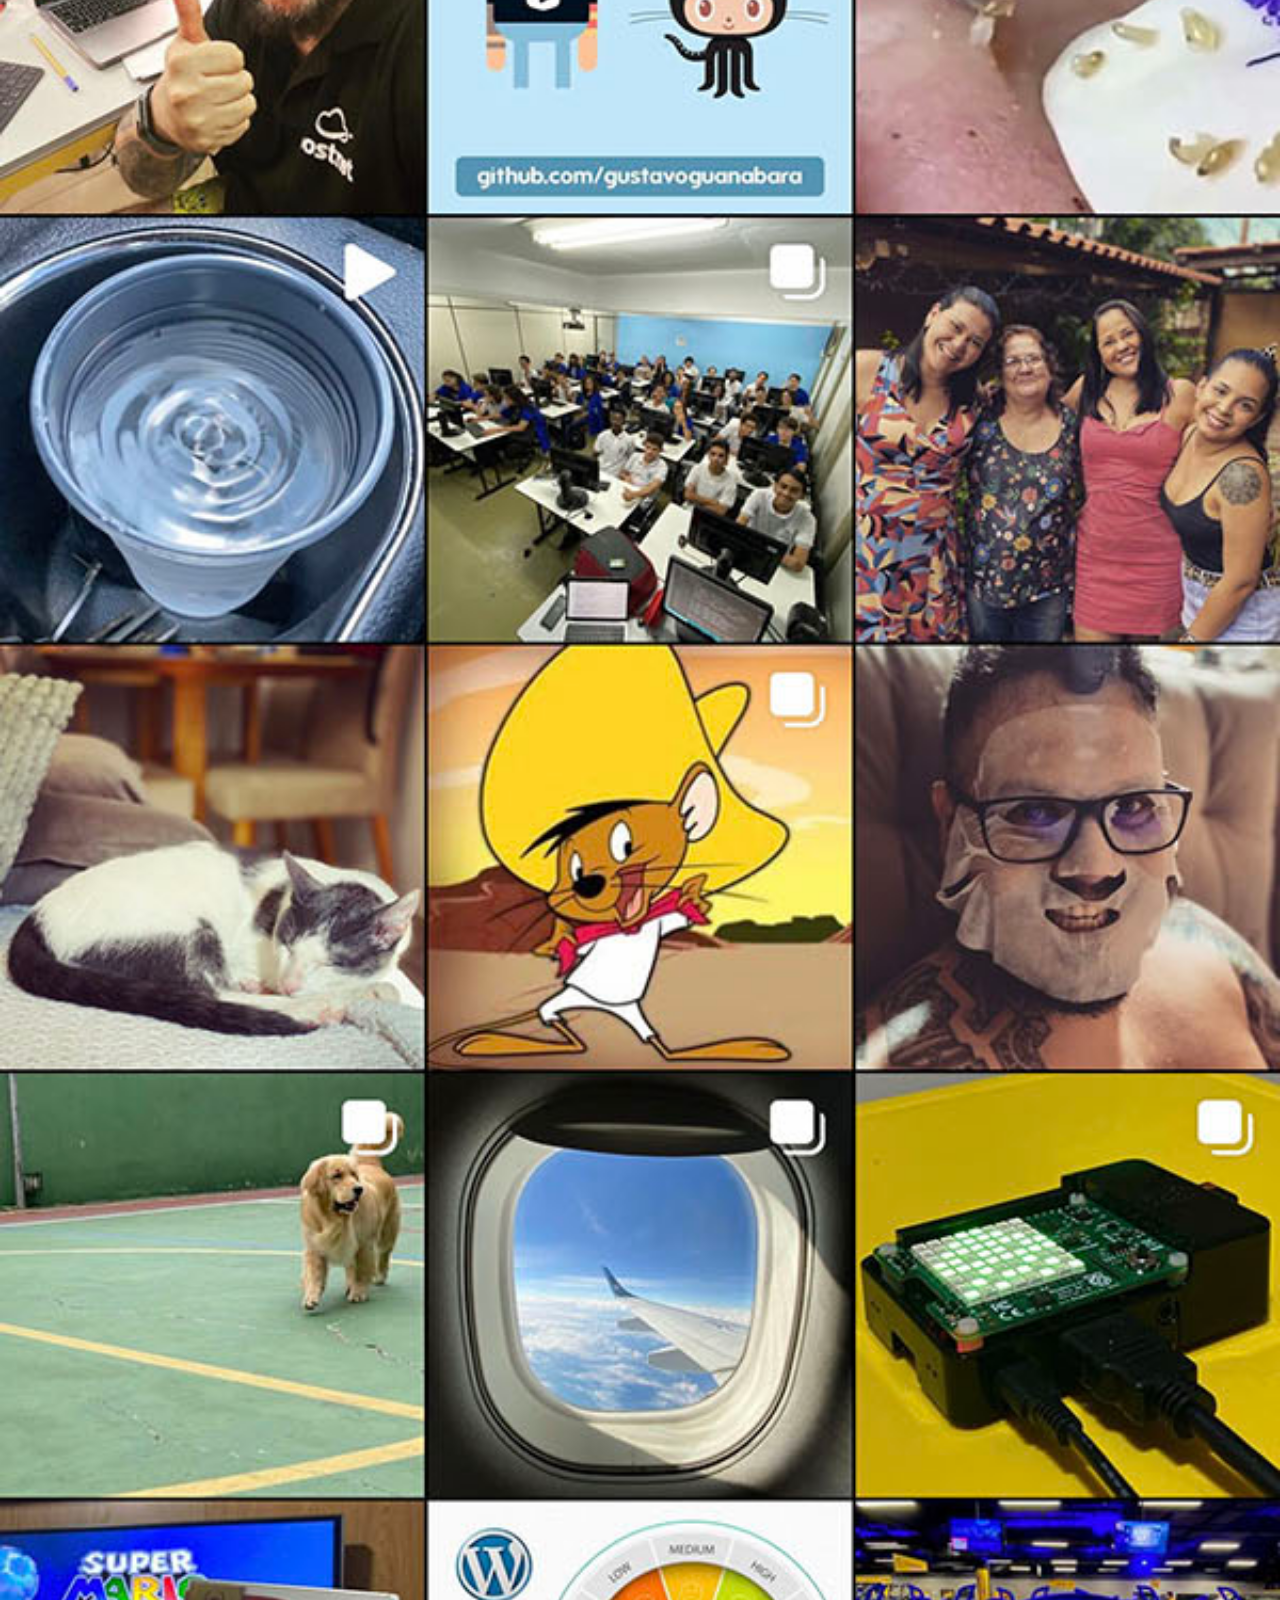
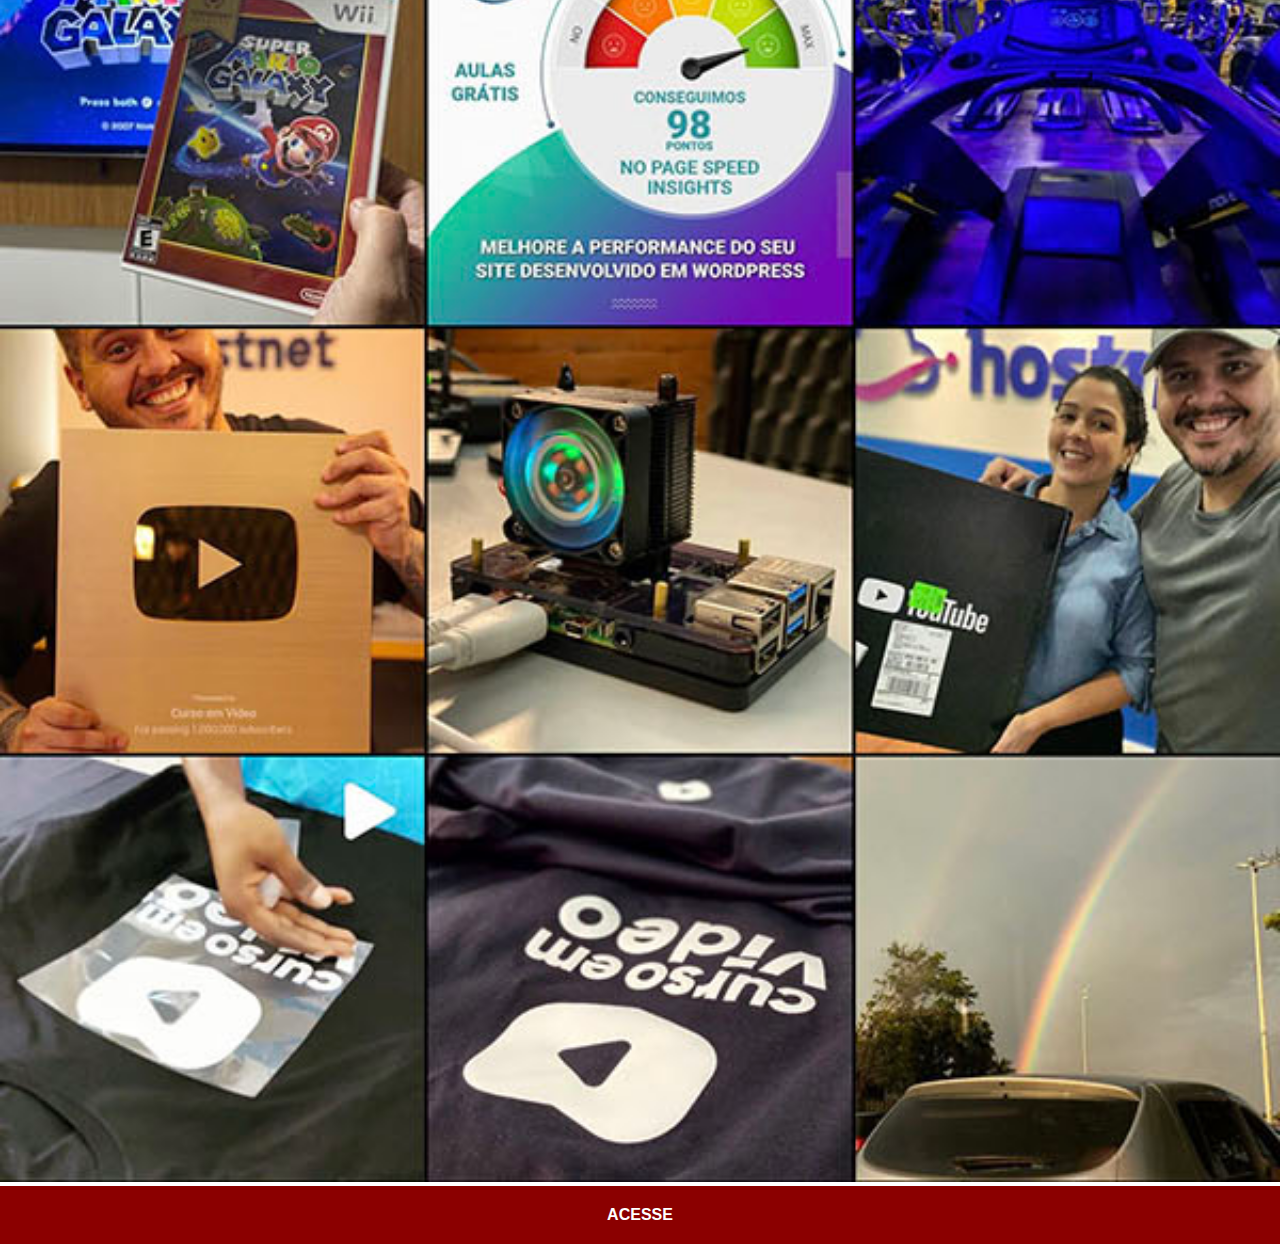
<file: instagram.html>
<!DOCTYPE html>
<html lang="pt-br">
<head>
    <meta charset="UTF-8">
    <meta http-equiv="X-UA-Compatible" content="IE=edge">
    <meta name="viewport" content="width=device-width, initial-scale=1.0">
    <title>Instagram</title>
    <link rel="stylesheet" href="estilos/social.css">
</head>
<body>
    <img src="imagens/tela-instagram.jpg" alt="Instagram">
    <a href="https://www.instagram.com/gustavoguanabara/">ACESSE</a>
</body>
</html>
</file>
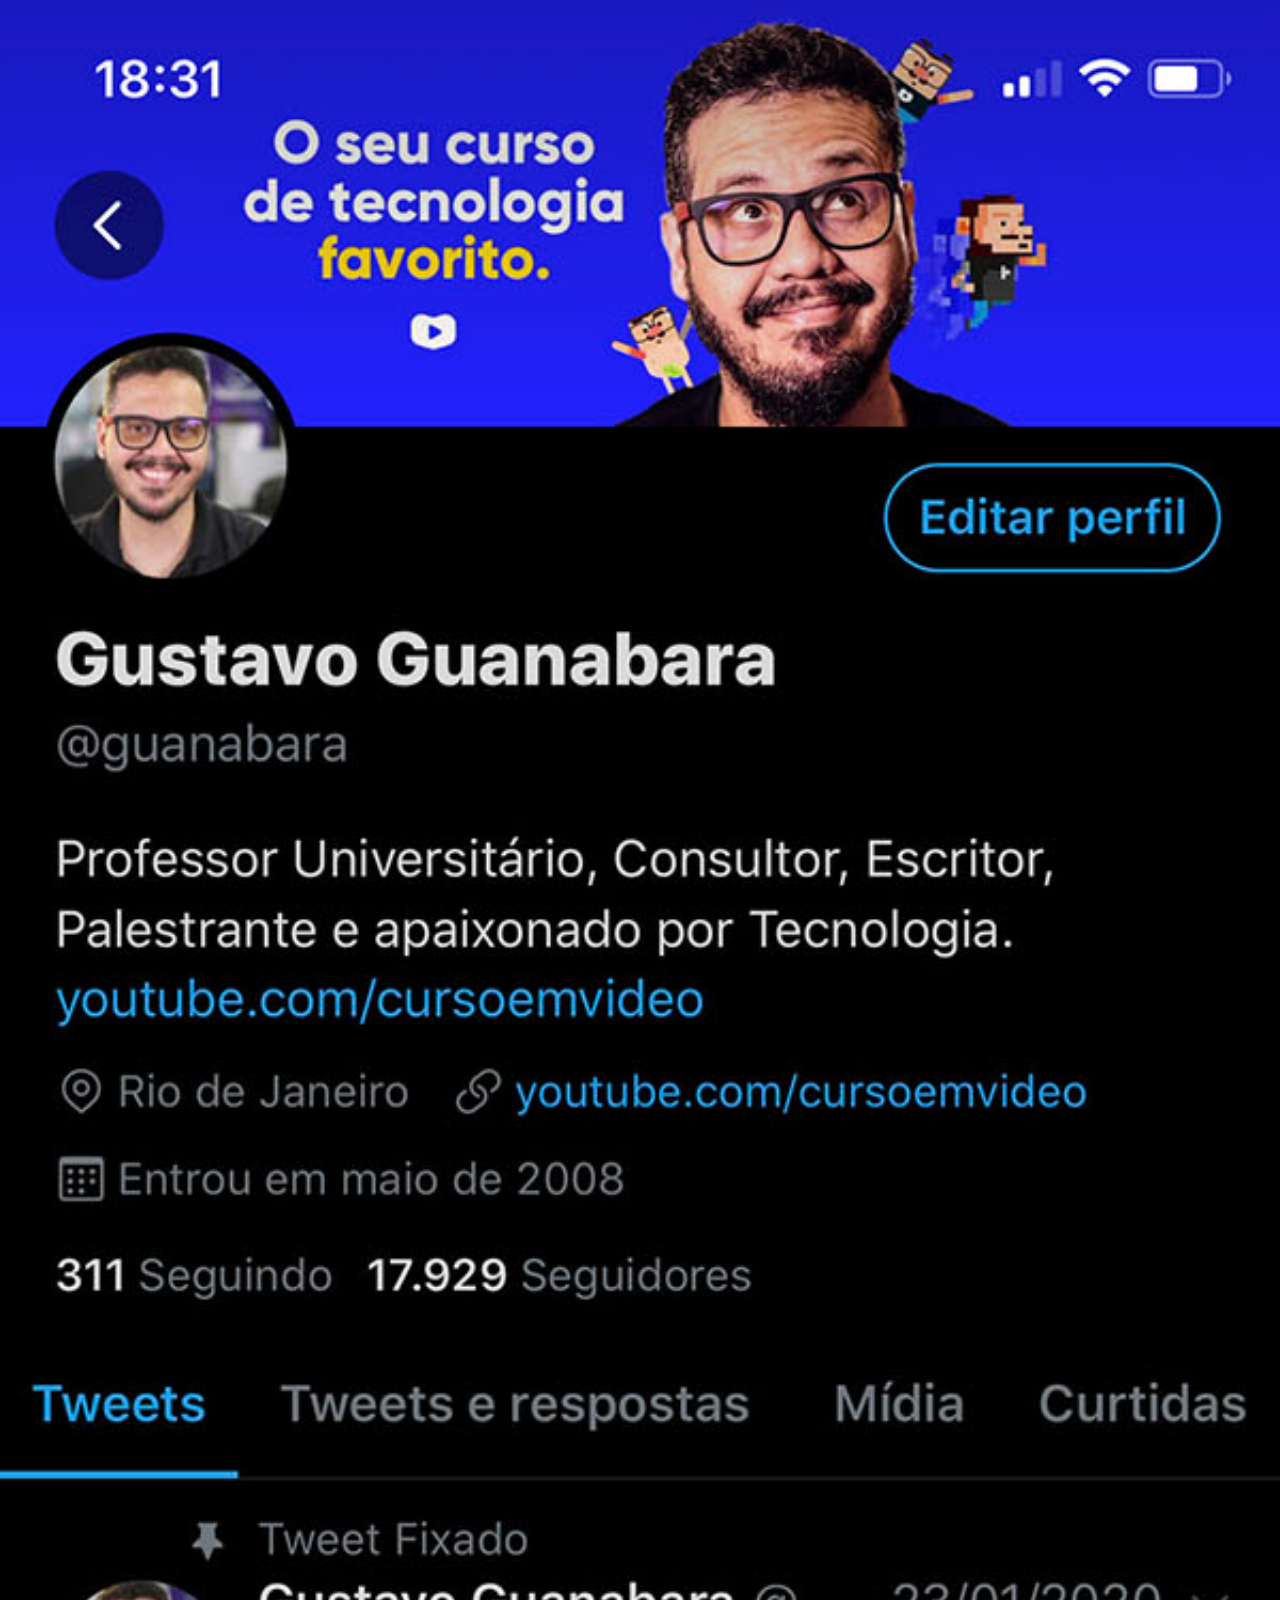
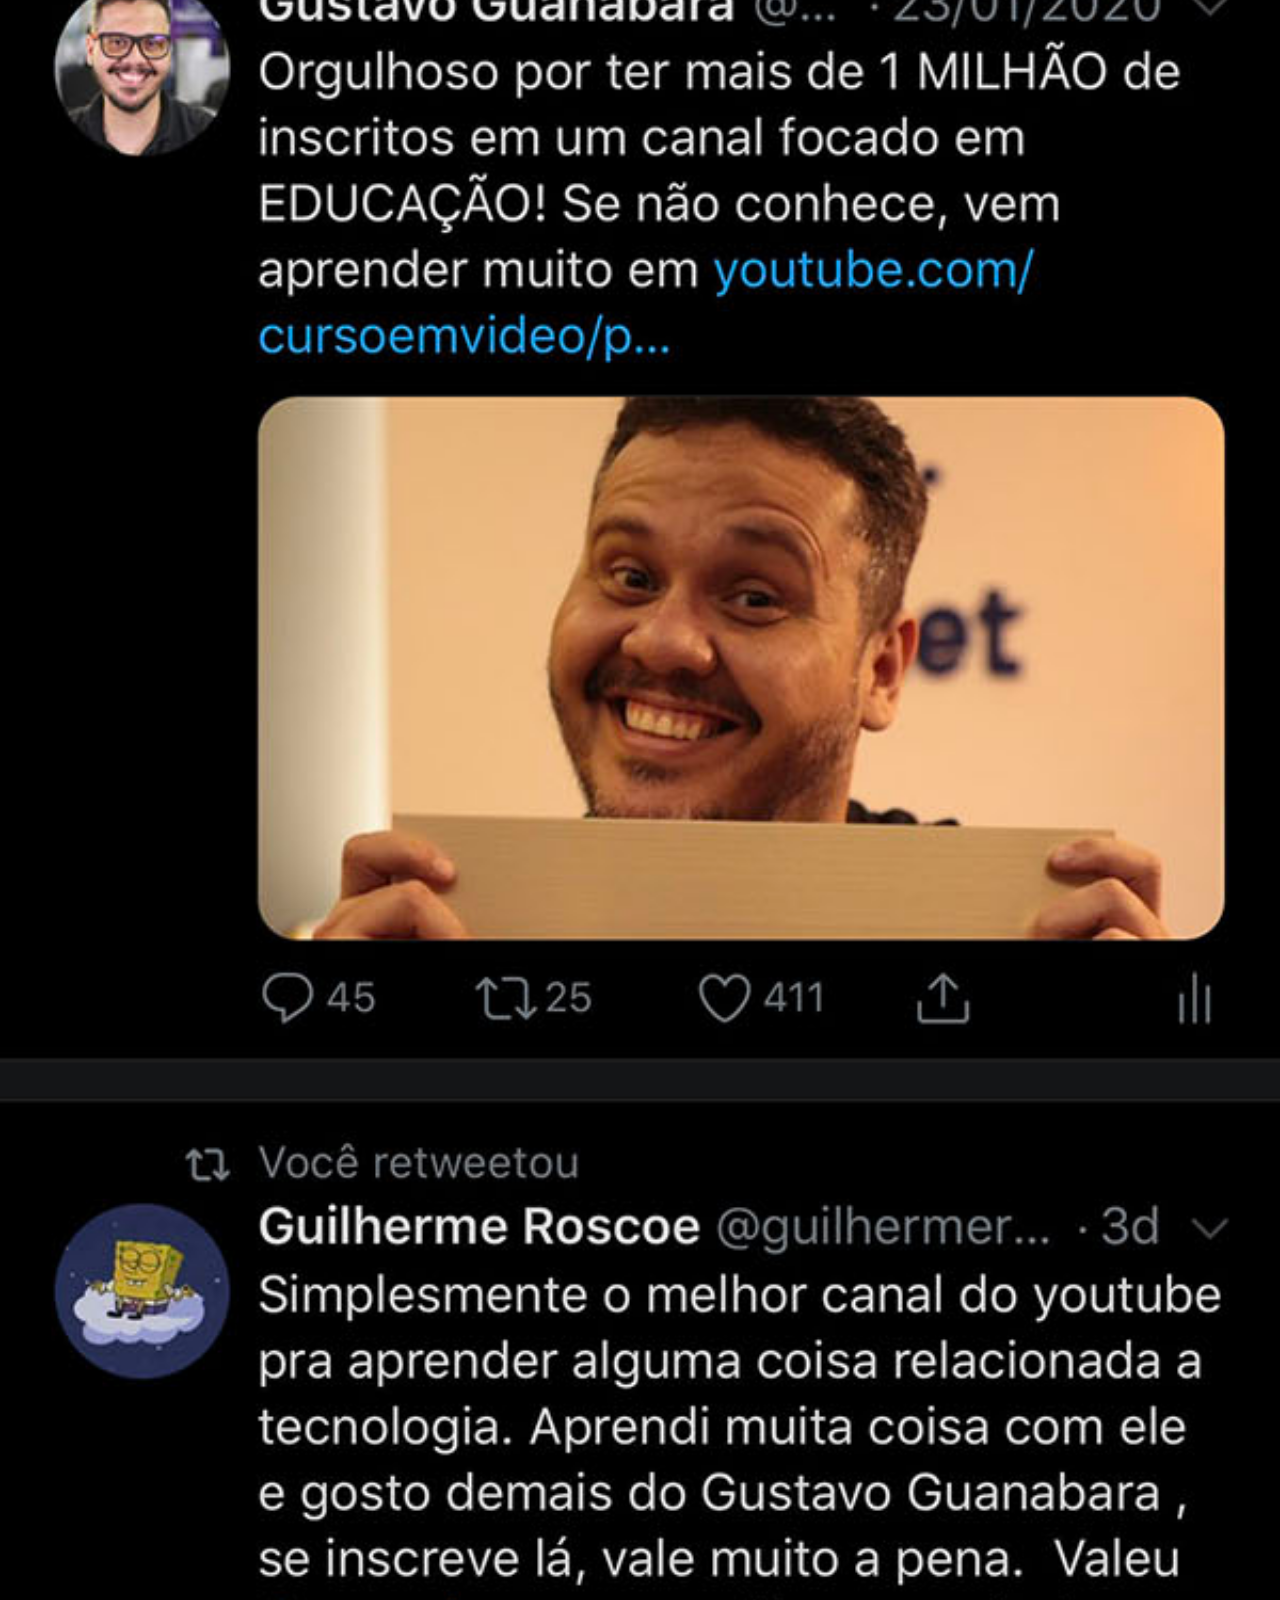
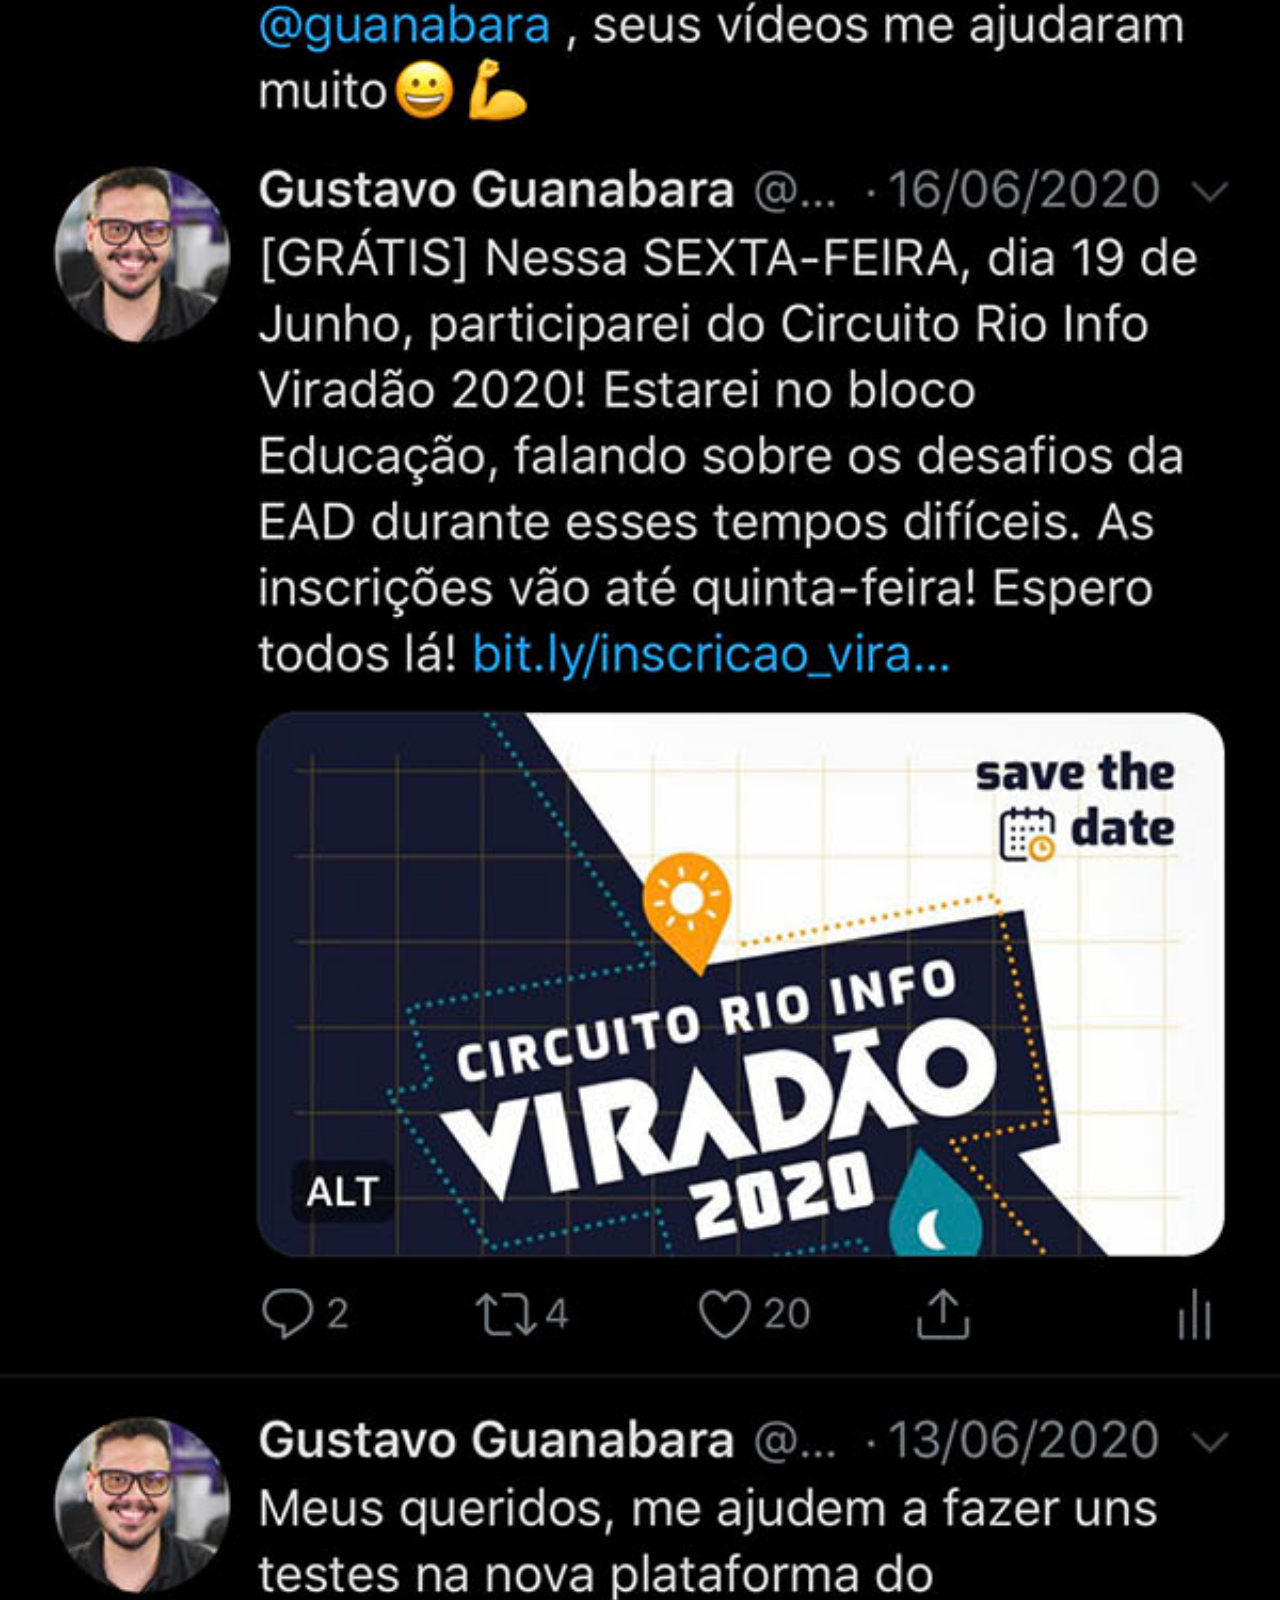
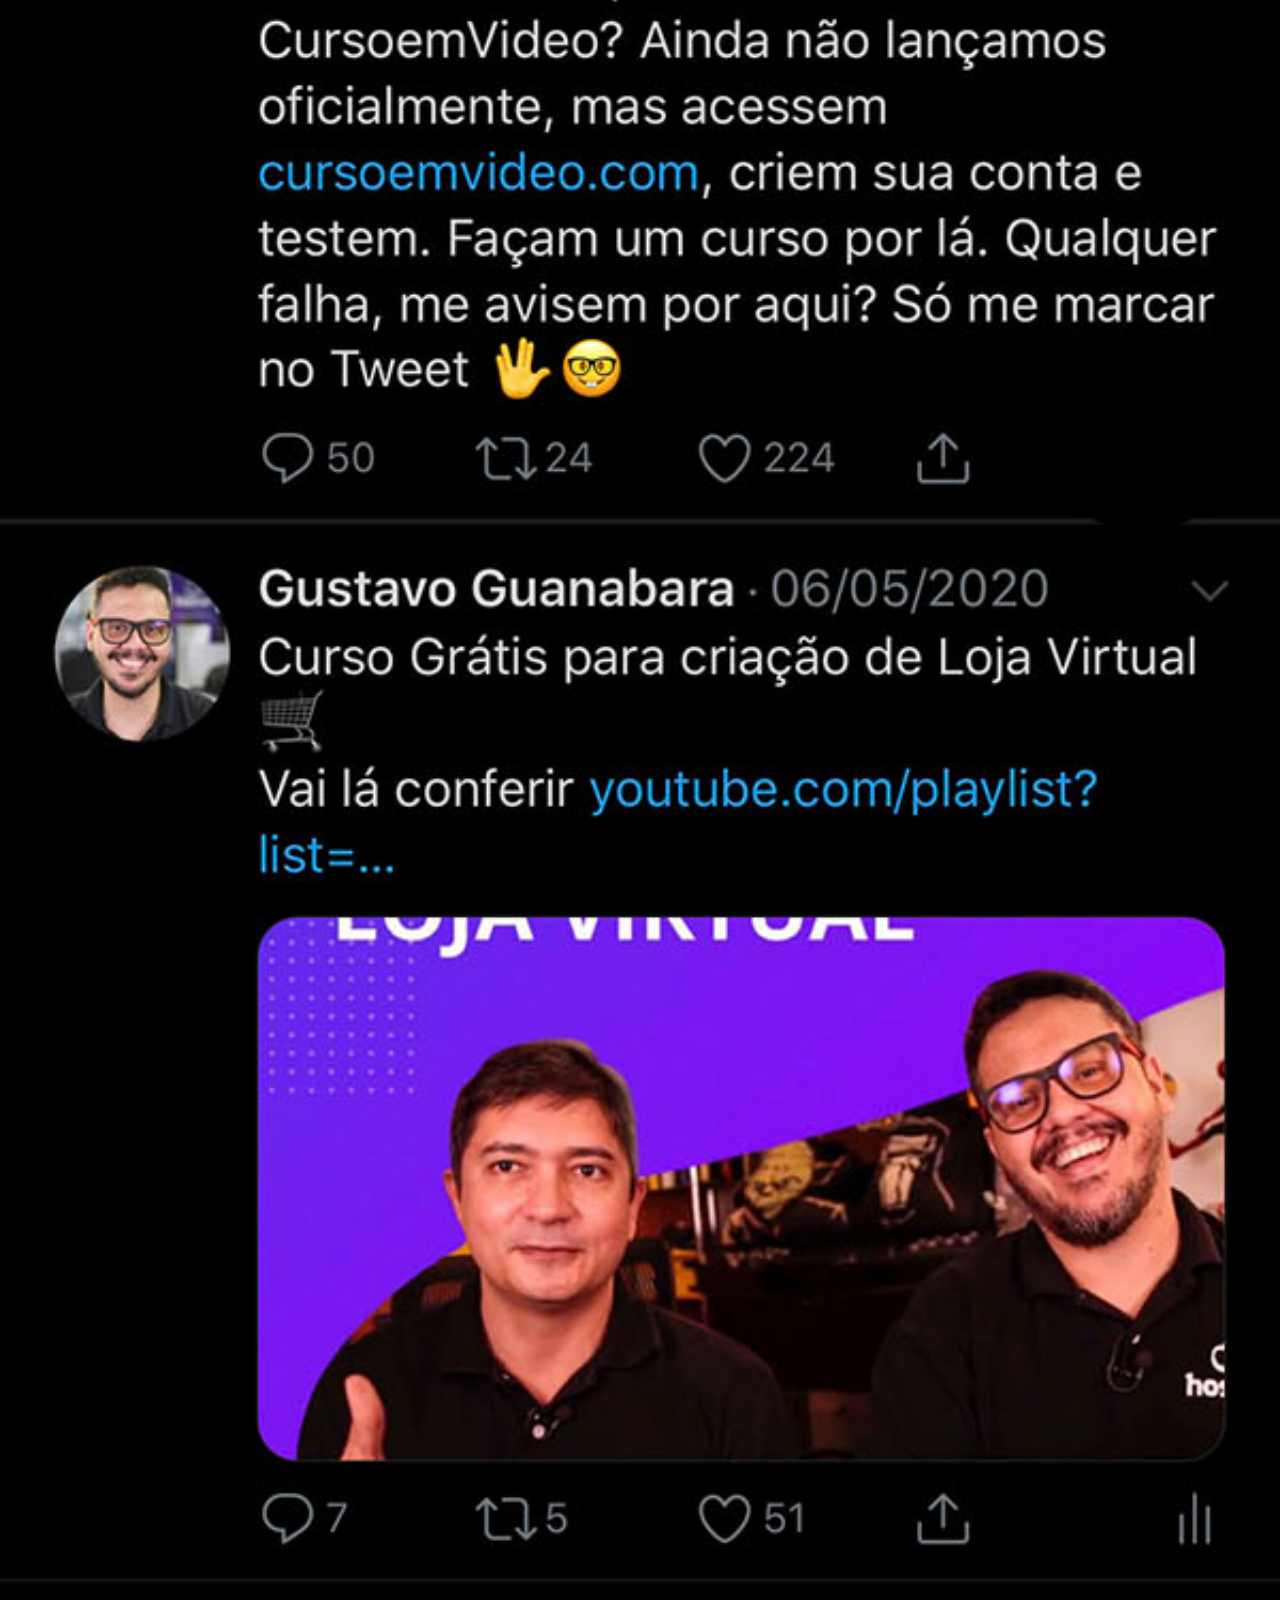
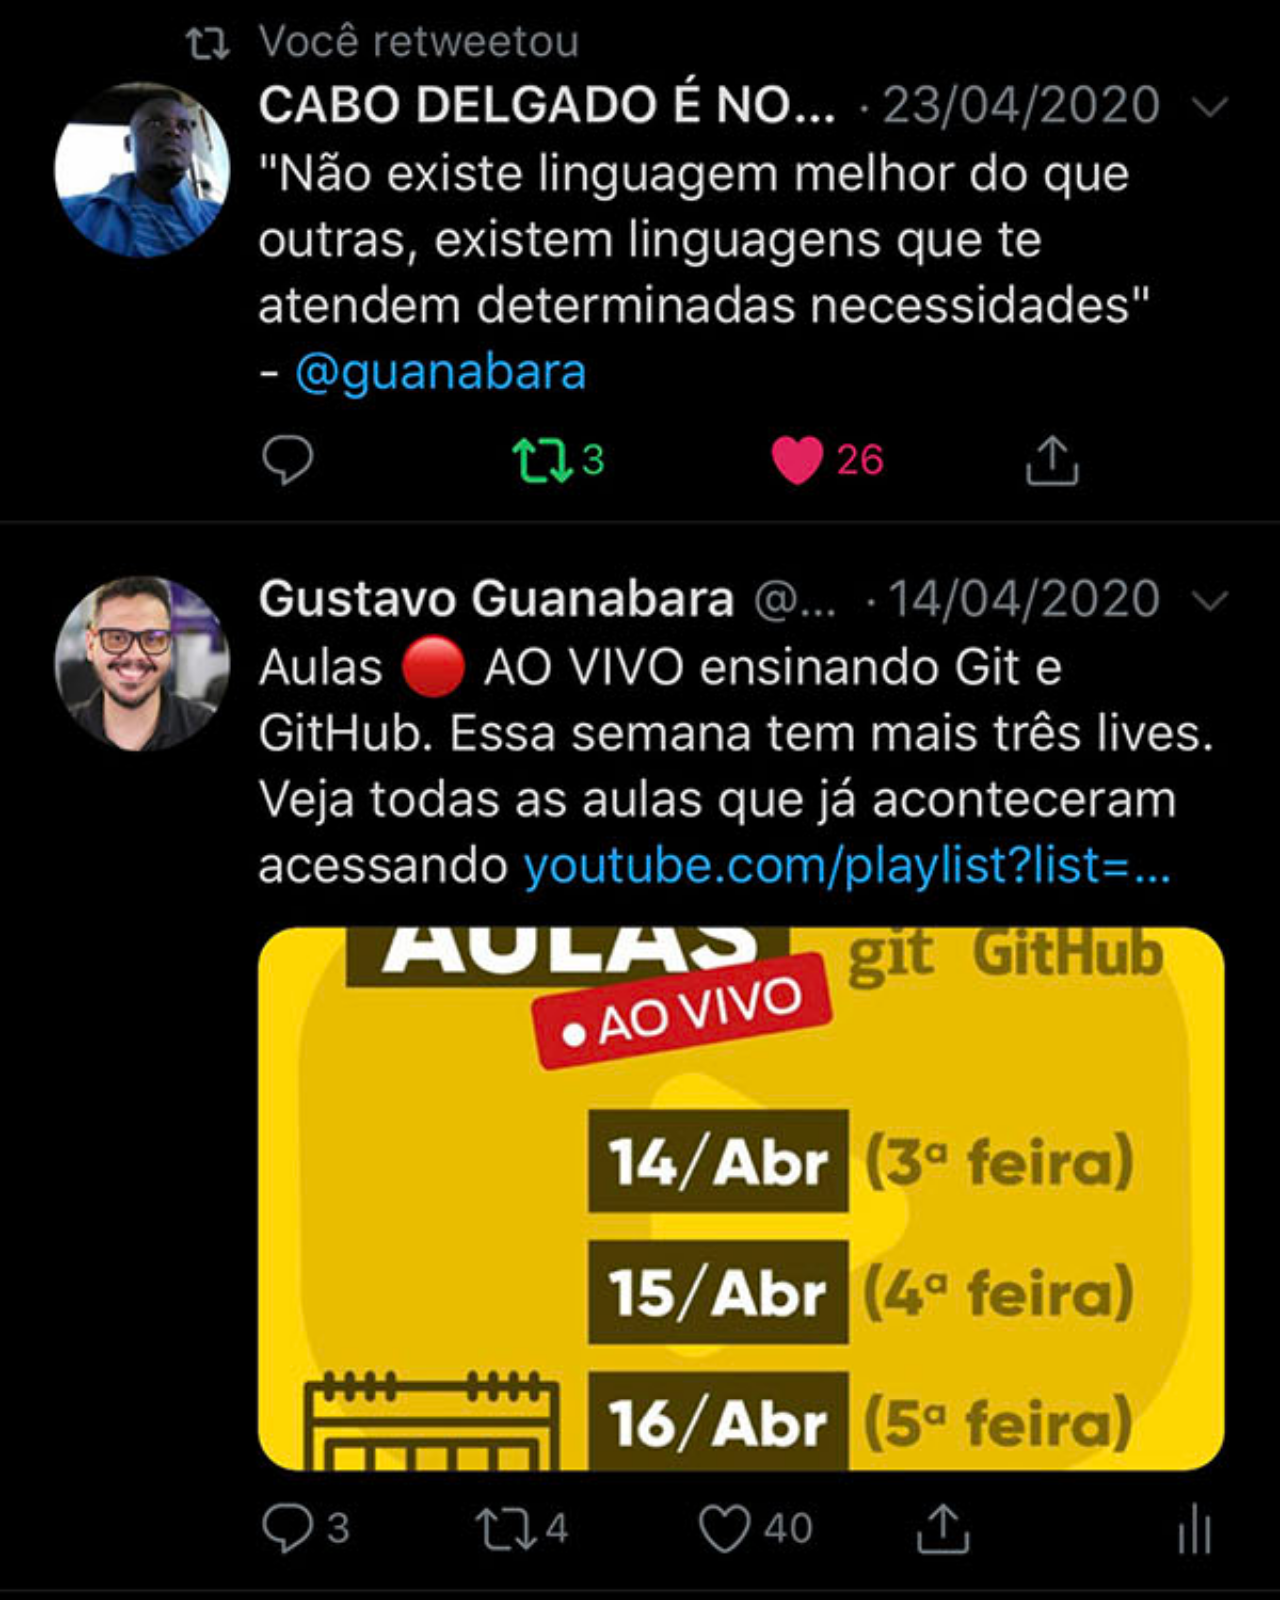
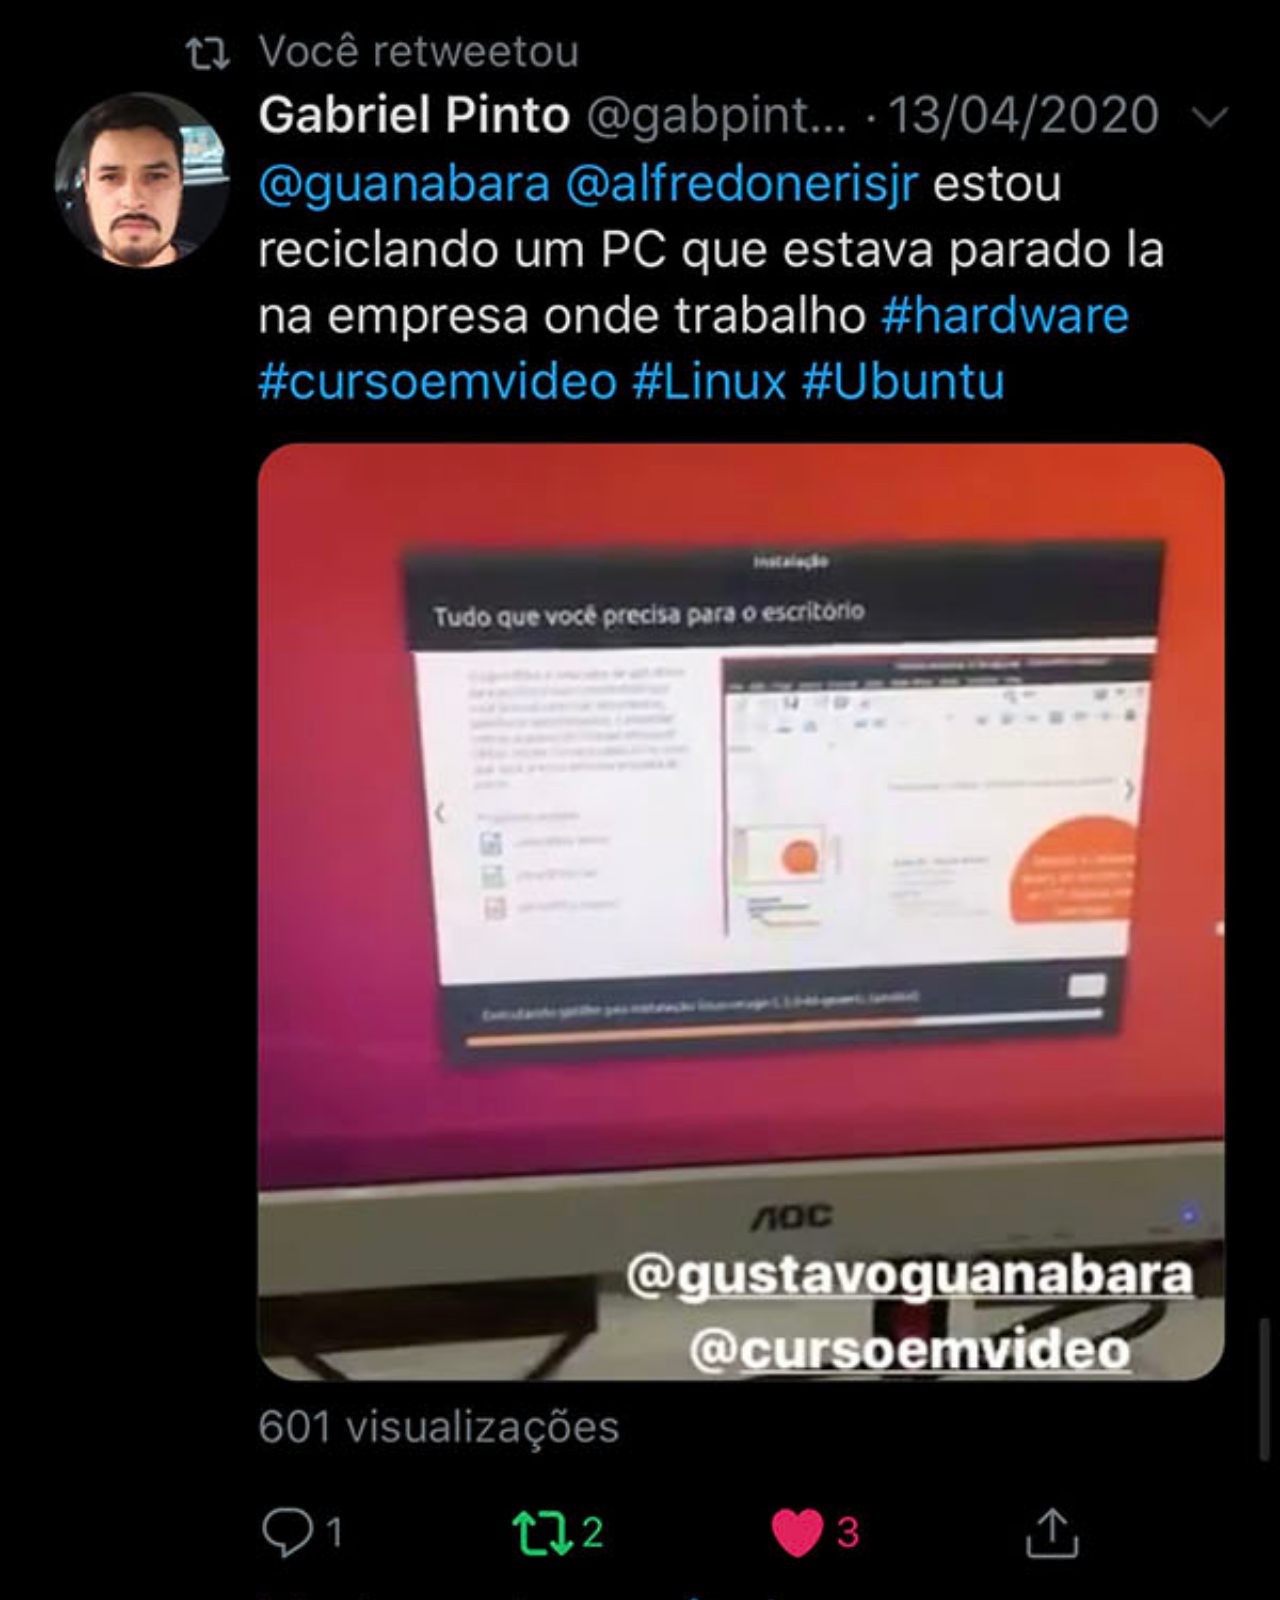
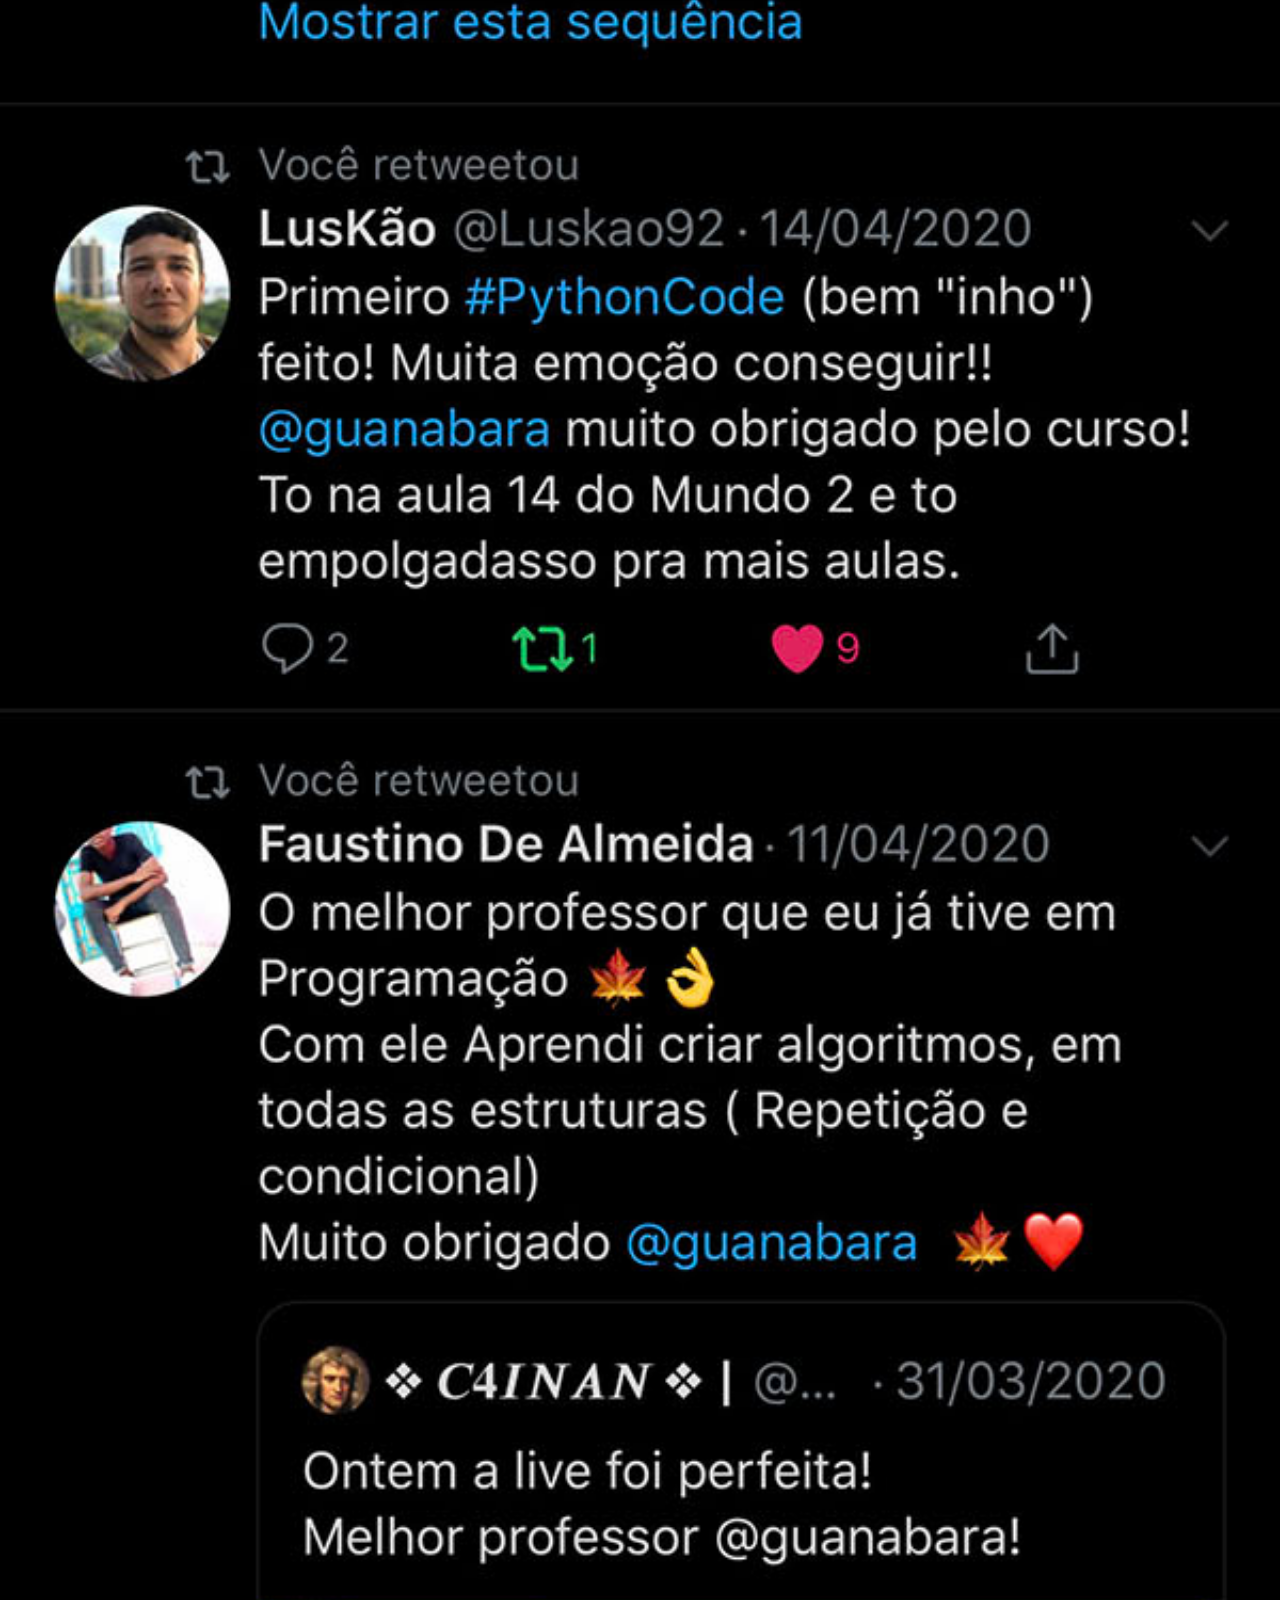
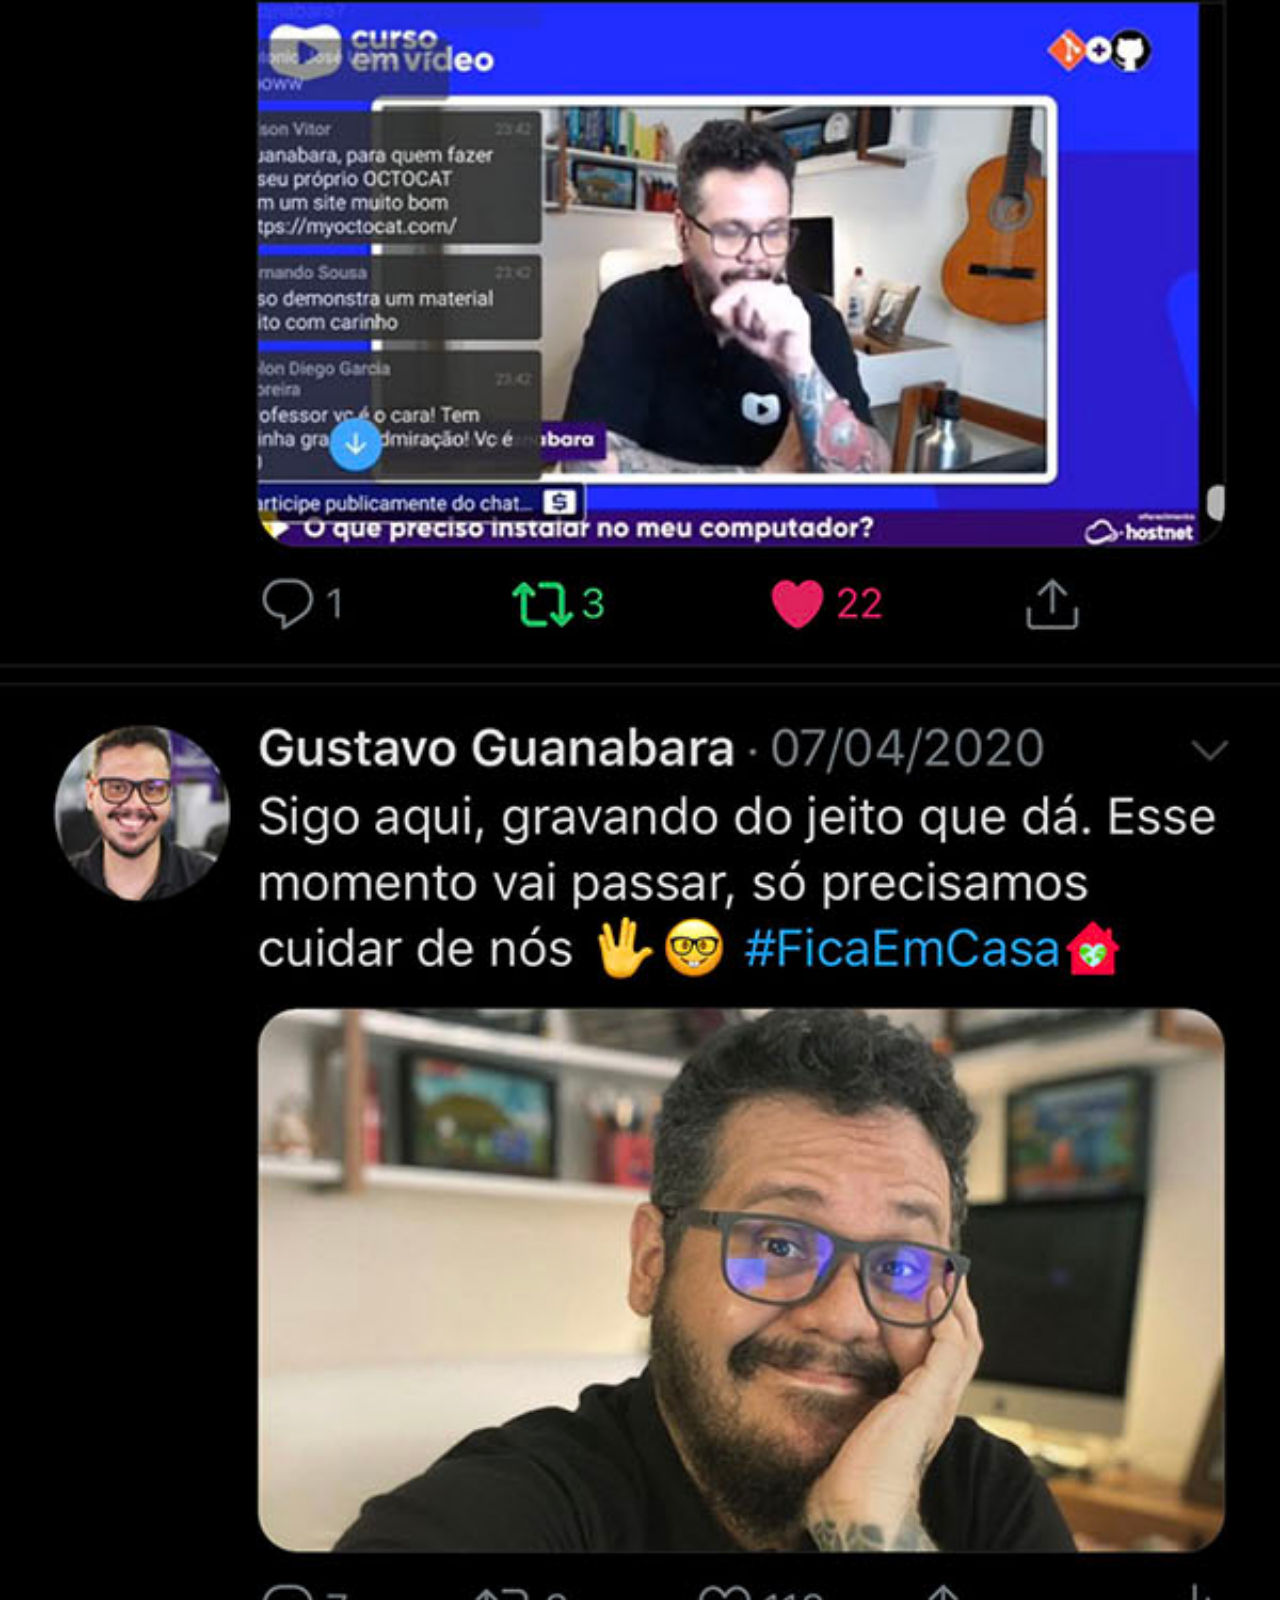
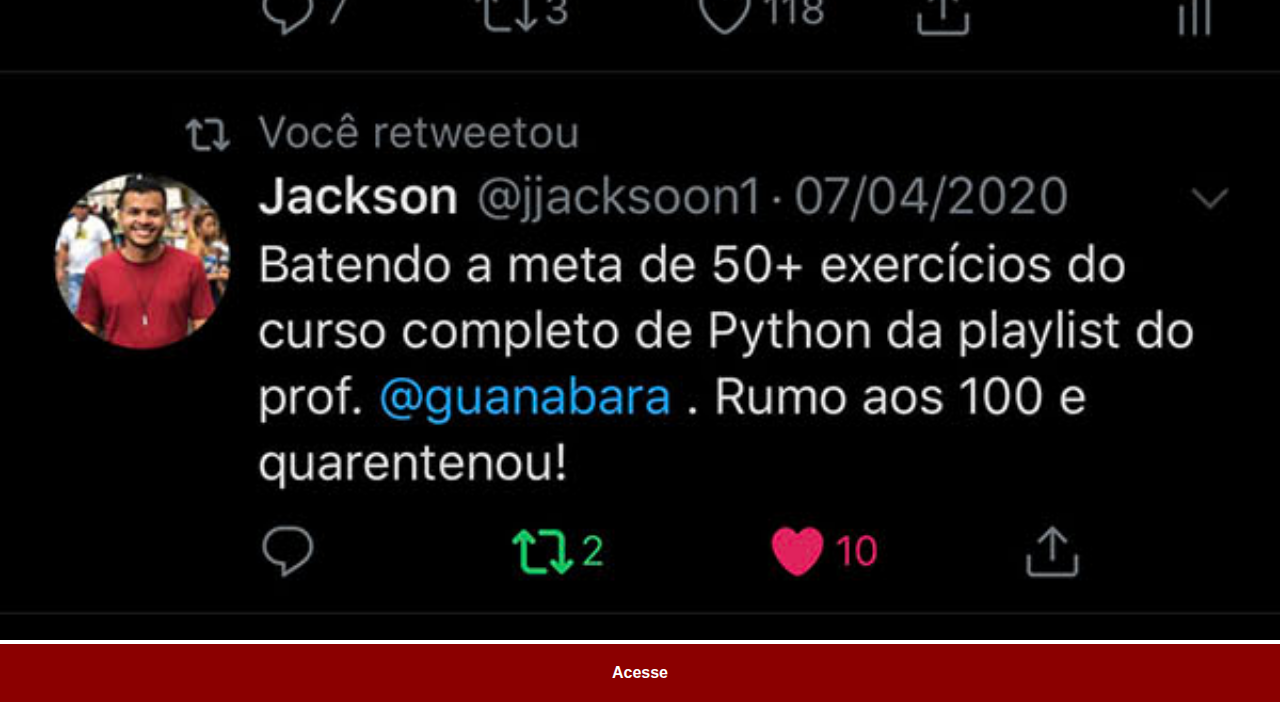
<file: twitter.html>
<!DOCTYPE html>
<html lang="pt-br">
<head>
    <meta charset="UTF-8">
    <meta http-equiv="X-UA-Compatible" content="IE=edge">
    <meta name="viewport" content="width=device-width, initial-scale=1.0">
    <title>Twitter</title>
    <link rel="stylesheet" href="estilos/social.css ">
</head>
<body>
    <img src="imagens/tela-twitter.jpg" alt="Twitter">
    <a href="">Acesse</a>
</body>
</html>
</file>
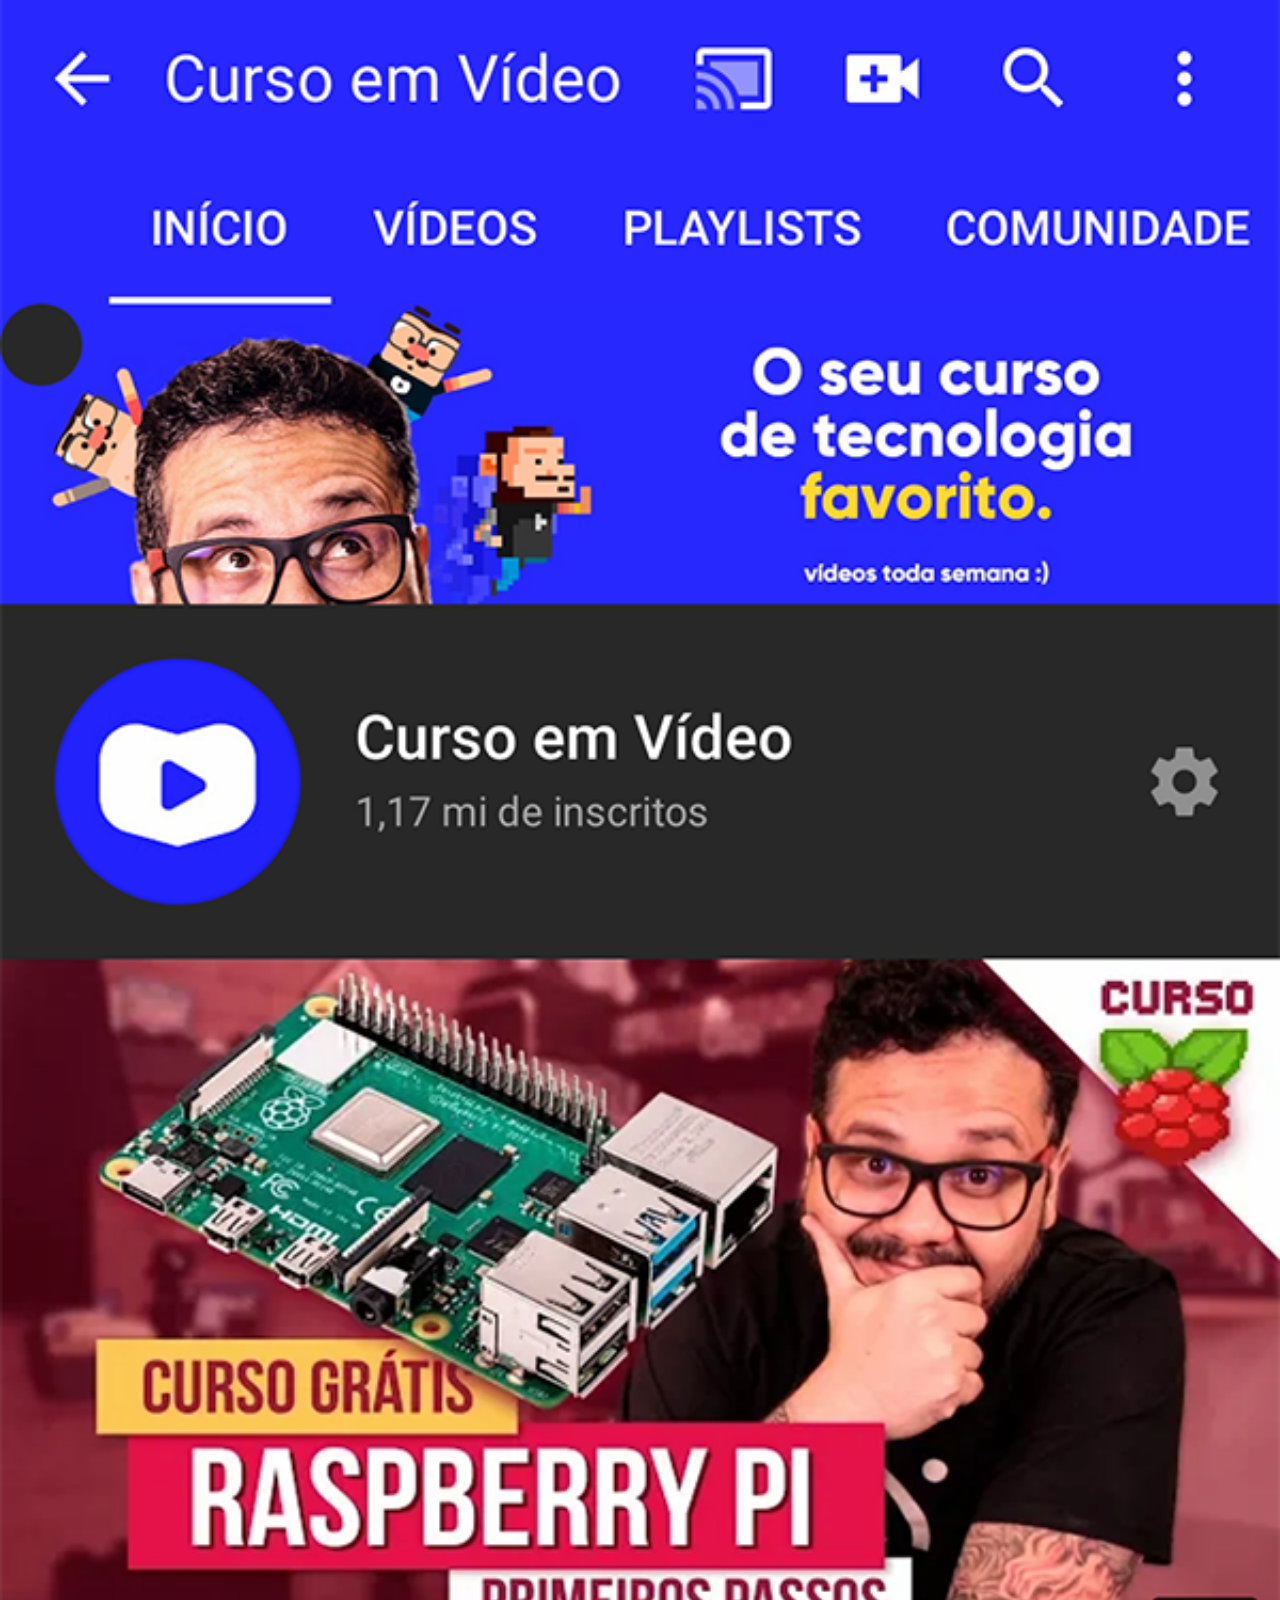
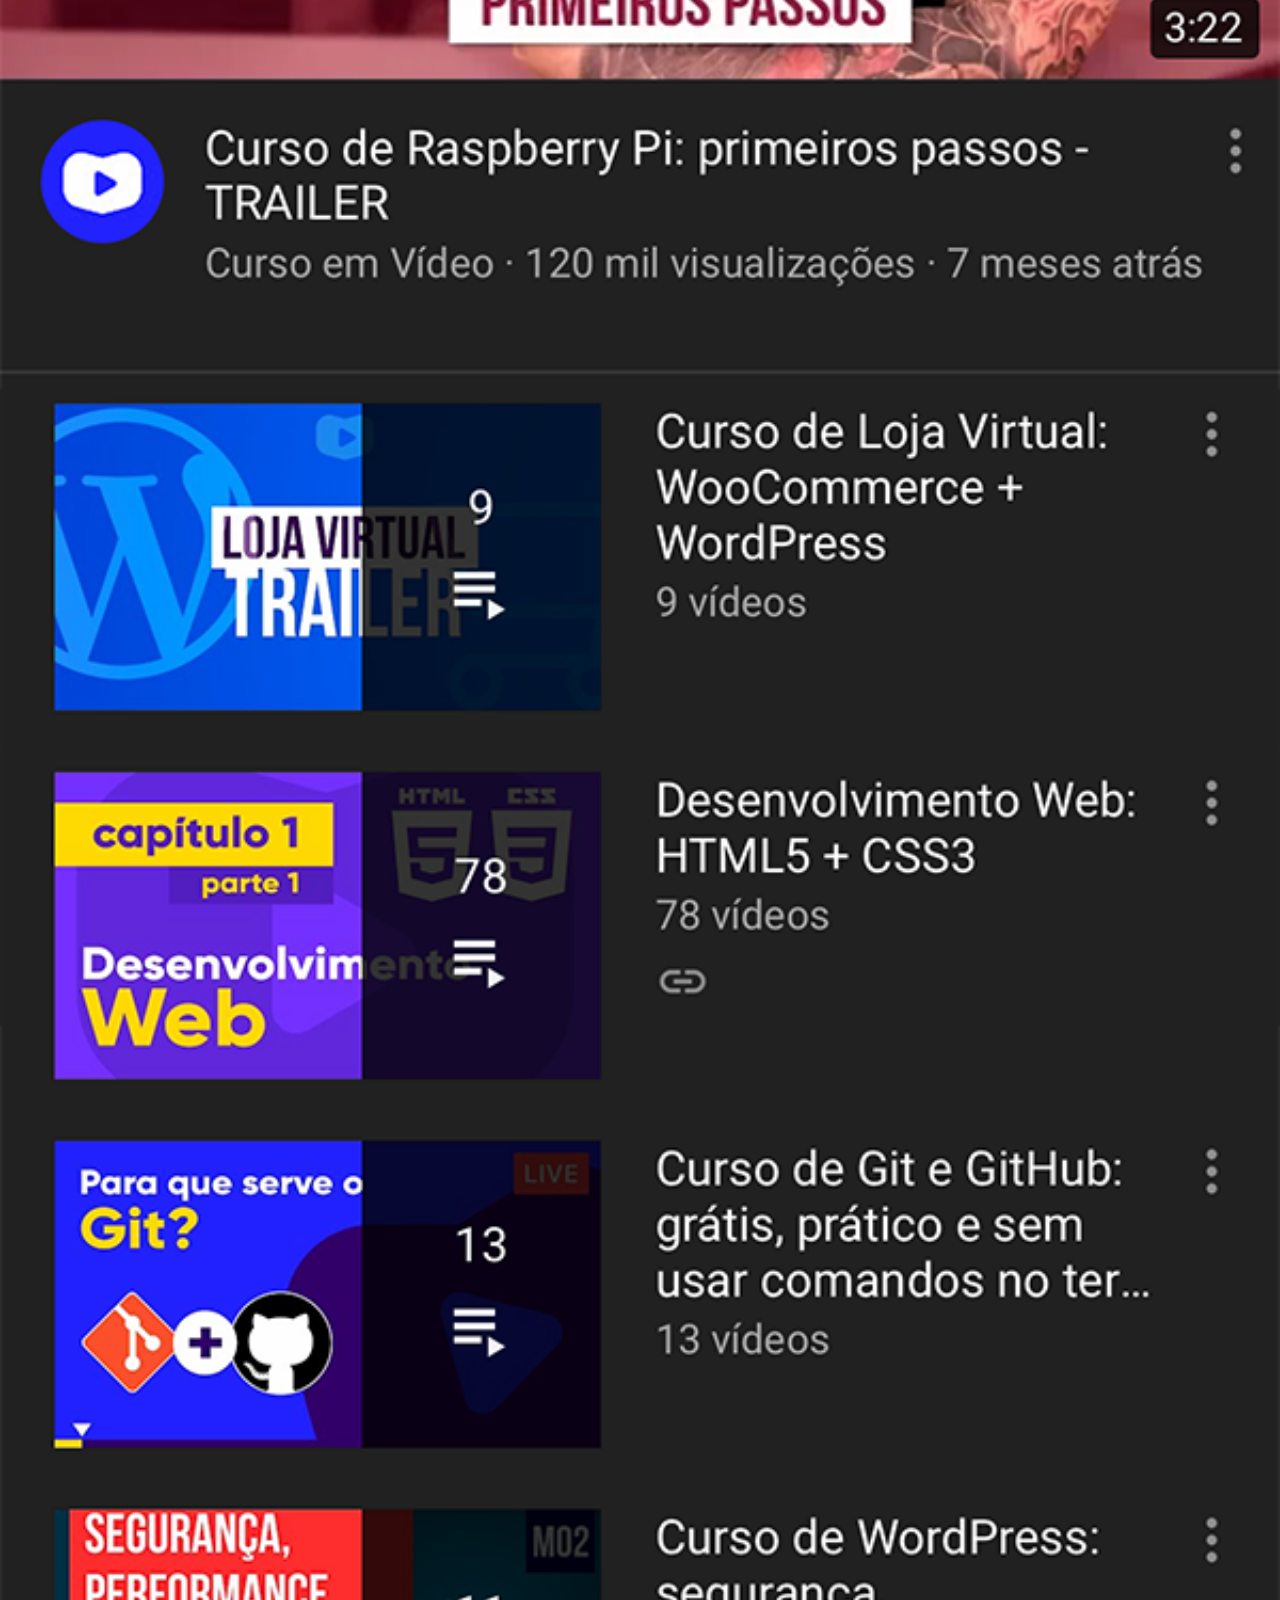
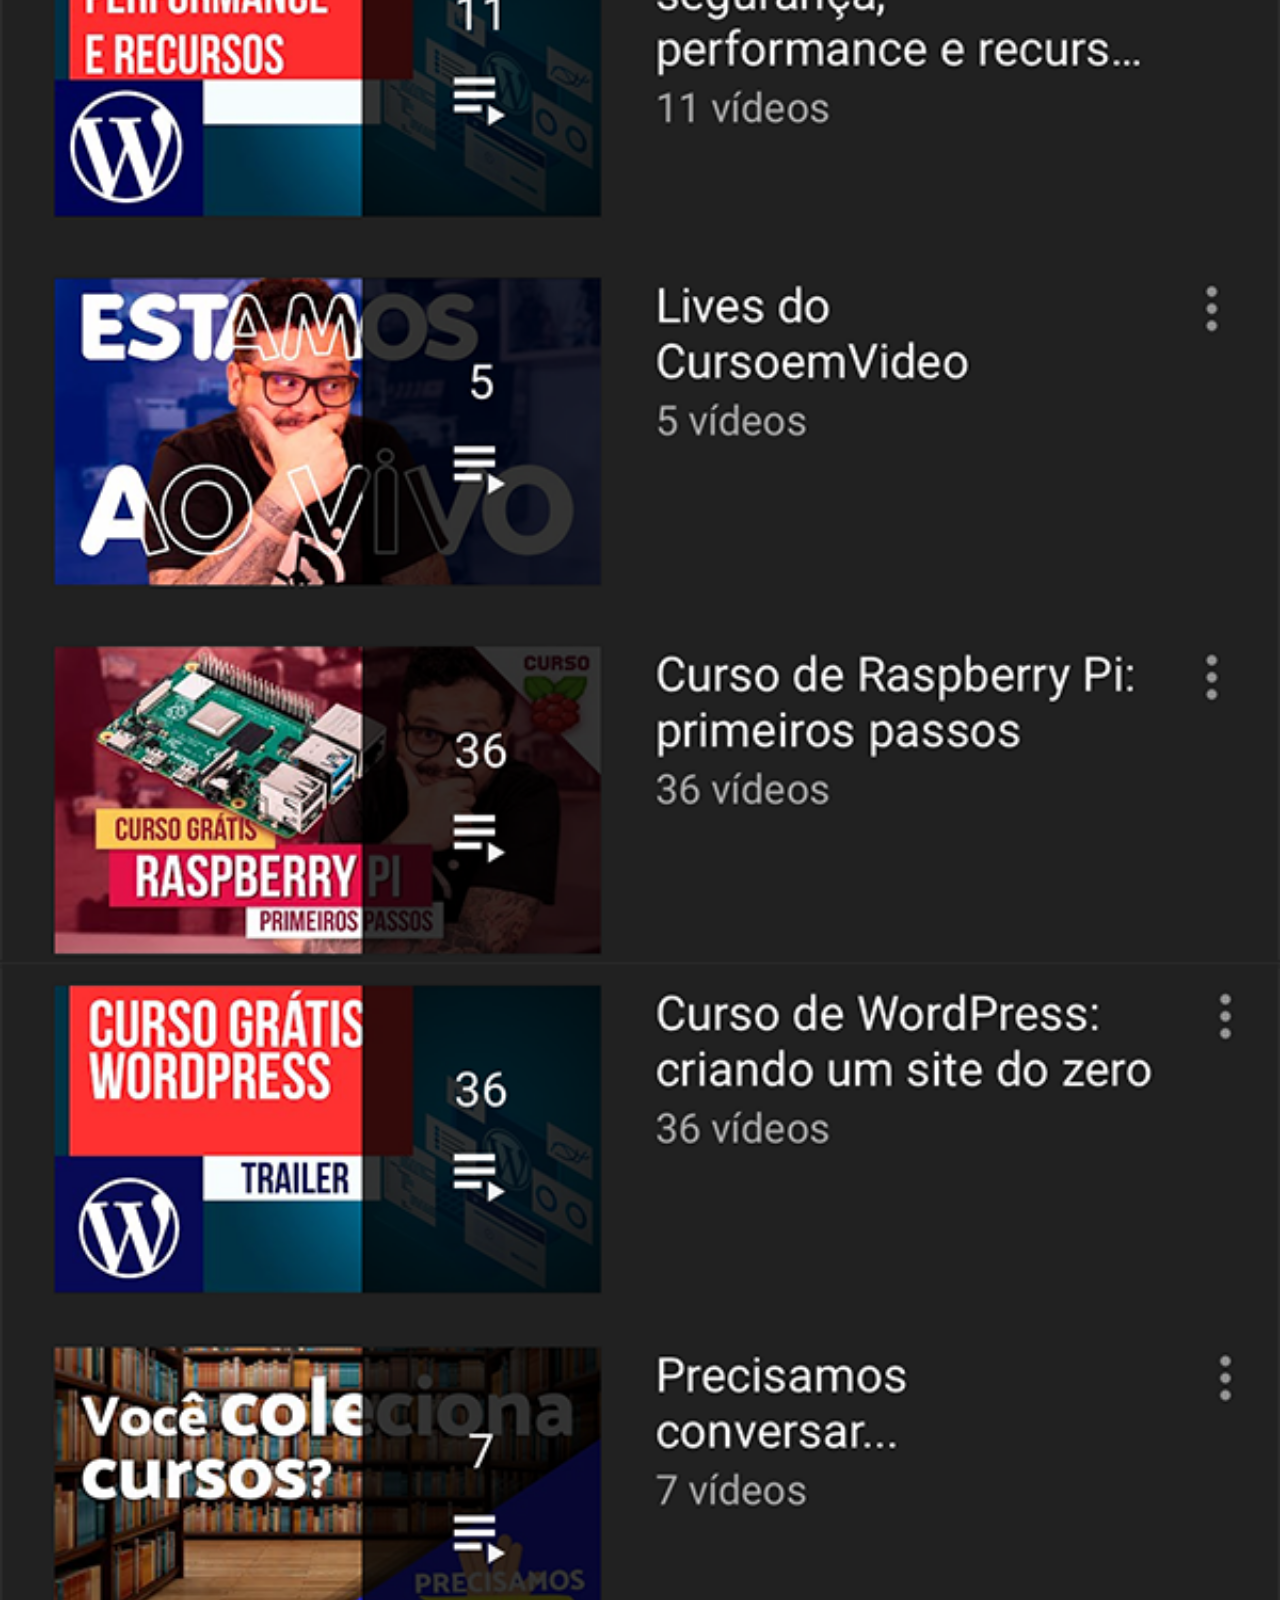
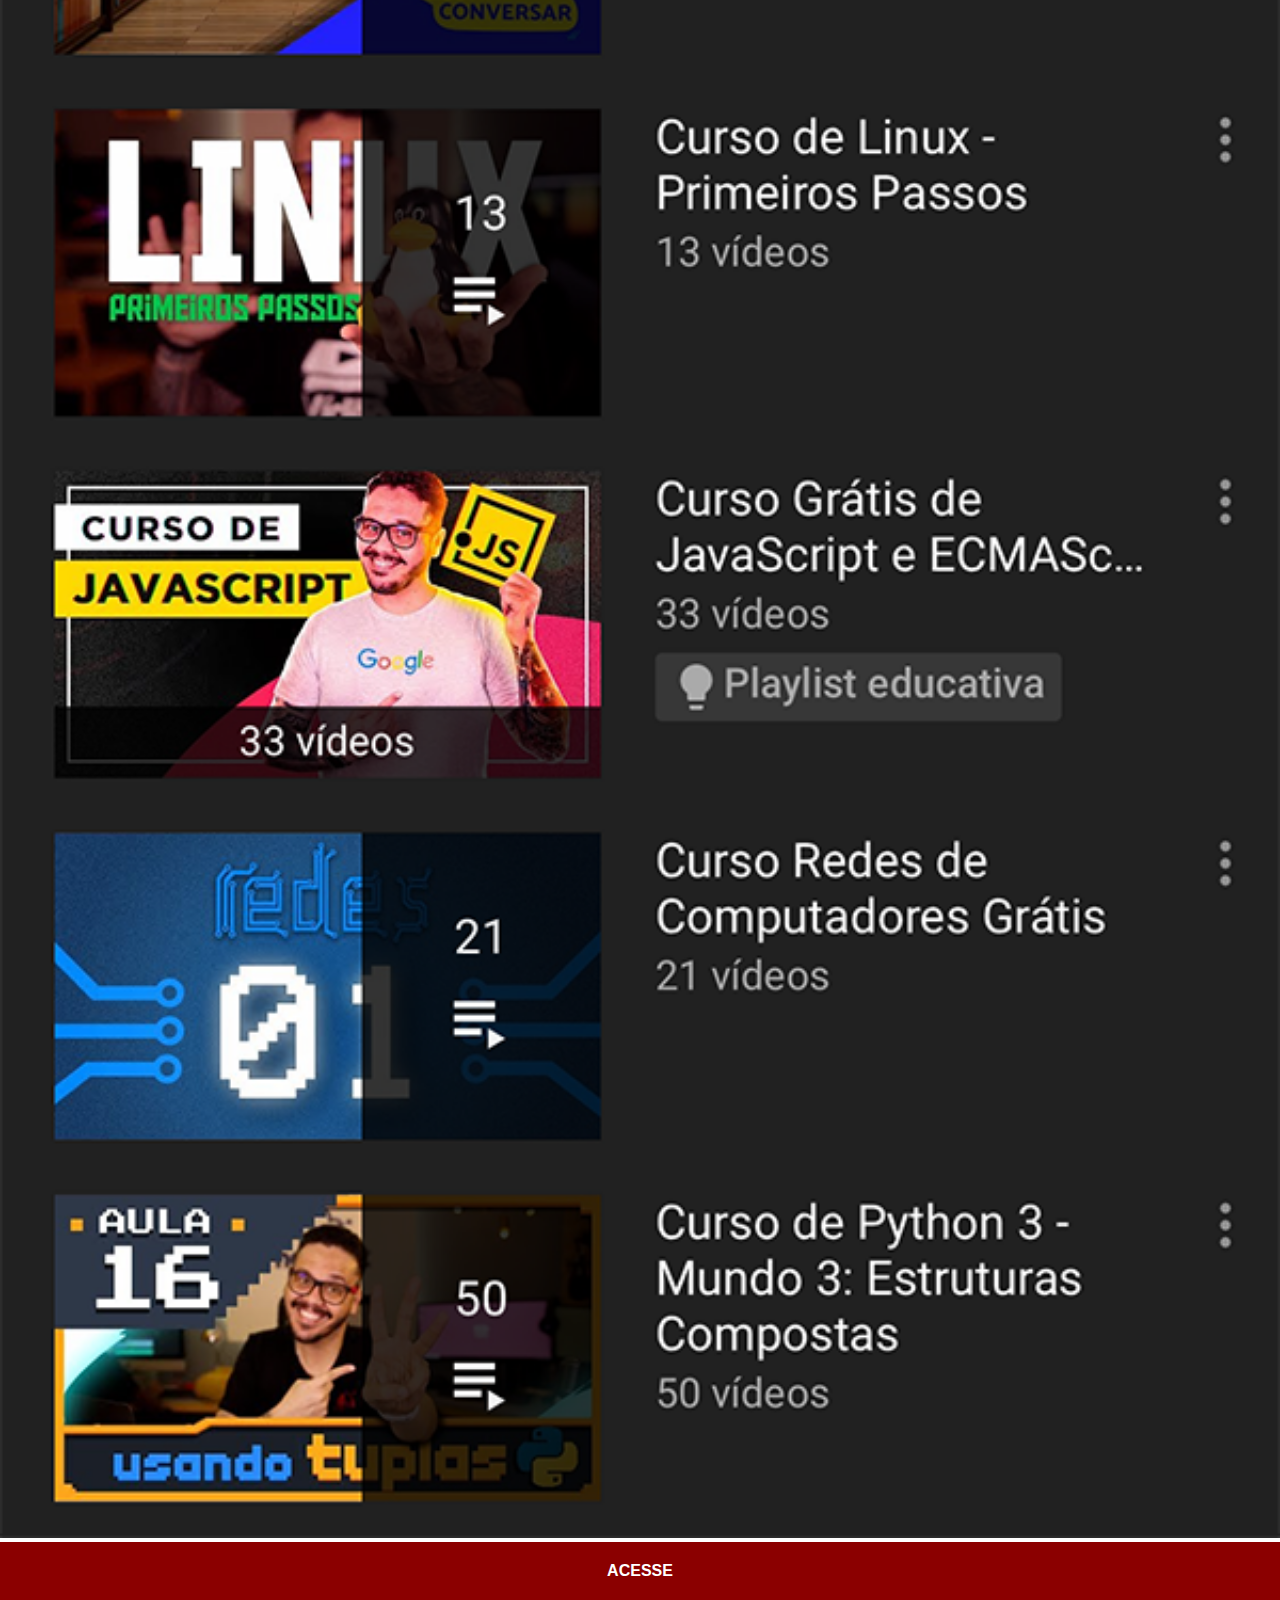
<file: youtube.html>
<!DOCTYPE html>
<html lang="pt-br">
<head>
    <meta charset="UTF-8">
    <meta http-equiv="X-UA-Compatible" content="IE=edge">
    <meta name="viewport" content="width=device-width, initial-scale=1.0">
    <title>Youtube</title>
    <style>
        *{
            margin: 0px;
            padding: 0px;

            font-family: Arial, Helvetica, sans-serif;
        }

        ::-webkit-scrollbar{
            width: 0px;
            height: 0px;
        }

        img{
            width: 100vw;
        }

        a{
            display: block;
            background-color: darkred;
            color: white;
            padding: 20px;
            text-align: center;
            font-weight: bolder;
            text-decoration: none;
        }

        a:hover{
            background-color: red;
        }
    </style>
</head>
<body>
    <img src="imagens/tela-youtube.png" alt="Youtube">
    <a href="https://www.youtube.com/@CursoemVideo/playlists" target="_blank">ACESSE</a>
</body>
</html>
</file>
<file: estilos/style.css>
@charset "UTF-8";

*{
    margin: 0px;
    padding: 0px;
    font-family: Arial, Helvetica, sans-serif;
}

html, body{
    height: 100vh;
    width: 100vw;
    background-color: black;
}

body{
    background: url('../imagens/fundo-madeira.jpg') no-repeat top center;
    background-size: cover;
    background-attachment: fixed;
}

main{
    position: relative;
    height: 100vh;
}

section#telefone{
    position: absolute;
    top: 50%;
    left: 50%;
    transform: translate(-50%, -50%);

    height: 627px;
    width: 311px;
    background: url('../imagens/frame-iphone.png') no-repeat;
}

iframe#tela{
    position: relative;
    top: 80px;
    left: 22px;
    width: 267px;
    height: 471px;
}

section#redes-sociais{
    text-align: right;
}

section#redes-sociais img{
    width: 50px;
    margin: 10px;
    border-radius: 50%;
    box-shadow: 2px 2px 5px rgb(0, 0, 0, 0.400);
    box-sizing: border-box;
}

section#redes-sociais img:hover{
    border: 2px solid rgba(255, 255, 255, 0.637);
    transform: translate(-3px, -3px);
    box-shadow: 5px 5px 10px rgb(0, 0, 0, 0.623);
    transition: transform 0.3s, border 0.3s;
}
</file>
<file: estilos/social.css>
@charset "UTF-8";

*{
    margin: 0px;
    padding: 0px;

    font-family: Arial, Helvetica, sans-serif;
}

::-webkit-scrollbar{
    width: 0px;
    height: 0px;
}

img{
    width: 100vw;
}

a{
    display: block;
    background-color: darkred;
    color: white;
    padding: 20px;
    text-align: center;
    font-weight: bolder;
    text-decoration: none;
}

a:hover{
    background-color: red;
}
</file>
